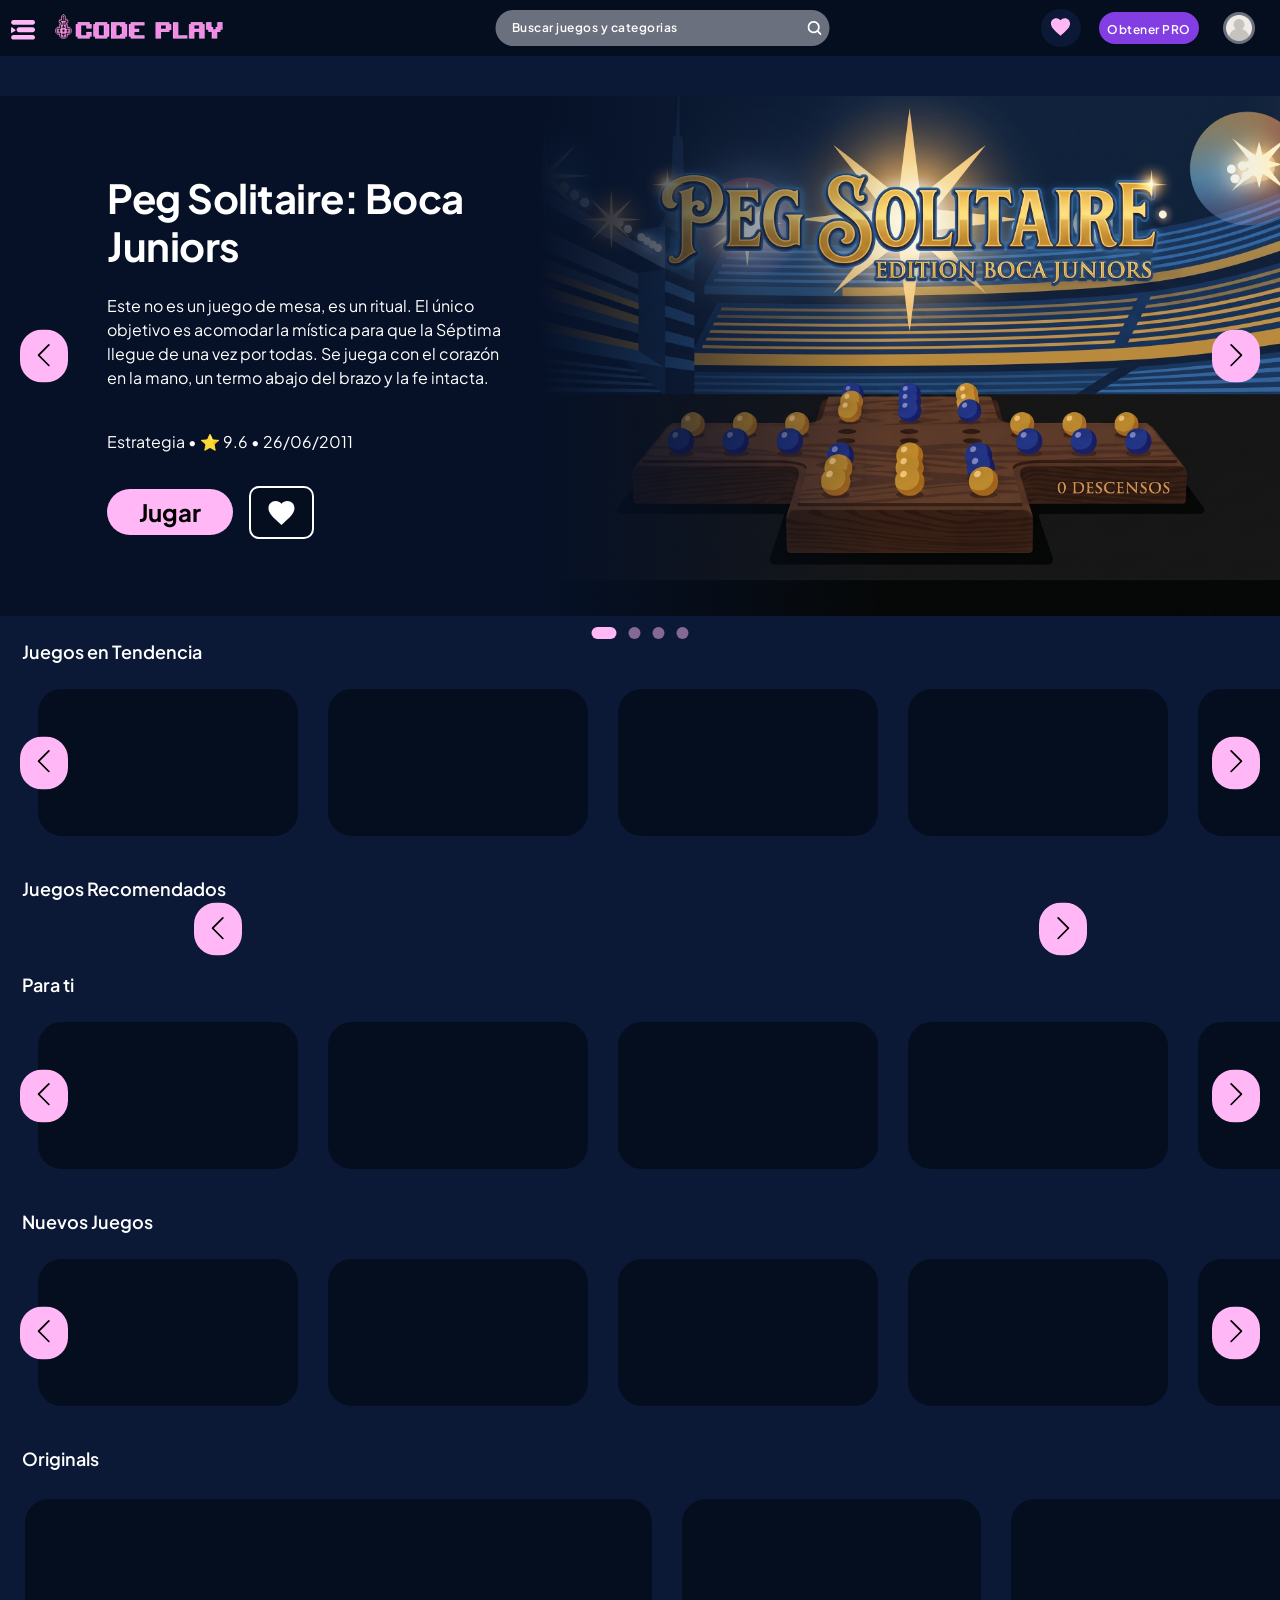
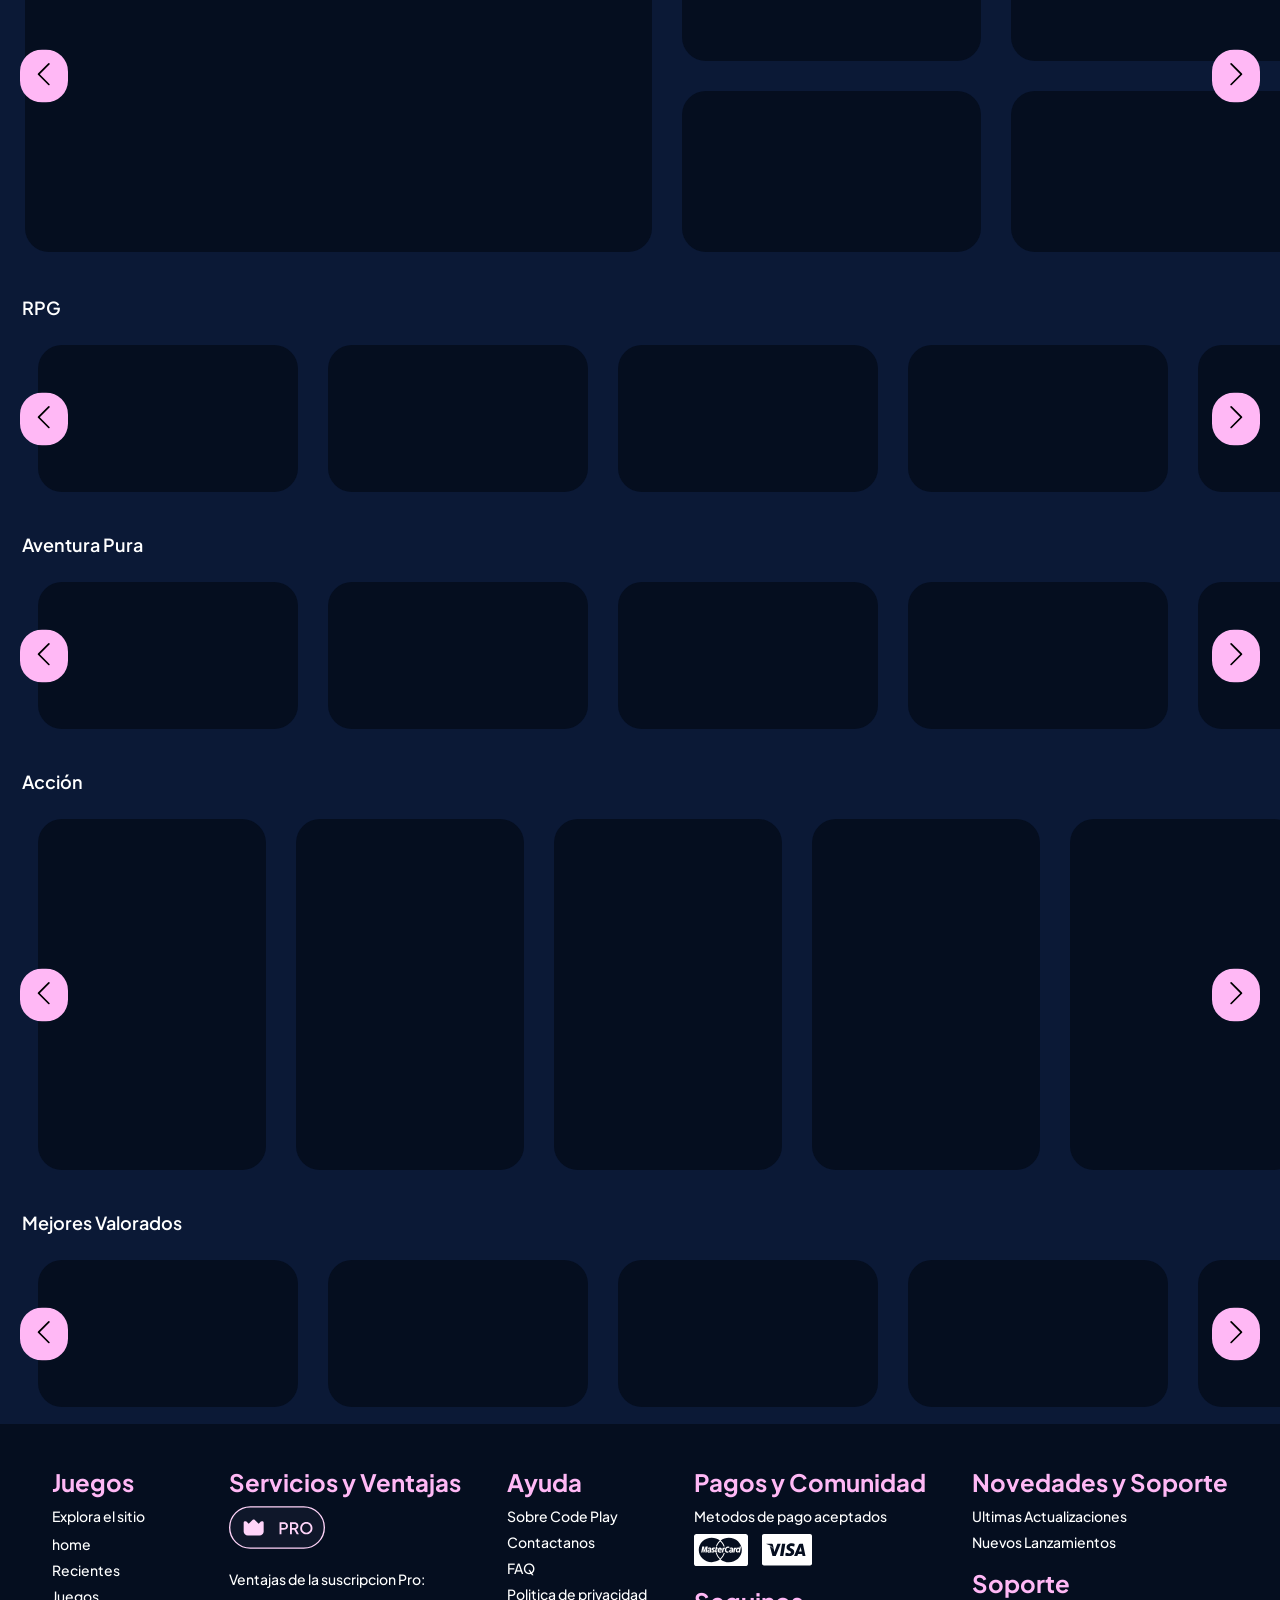
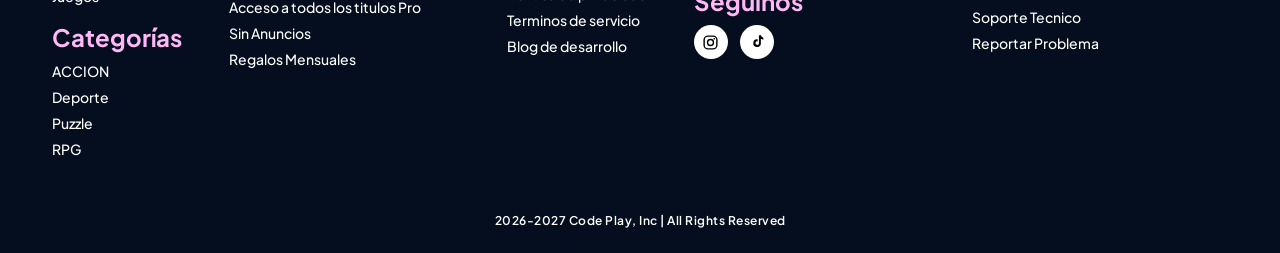
<file: 2 entrega/home.html>
<!DOCTYPE html>
<html lang="en">

<head>
    <meta charset="UTF-8">
    <meta name="viewport" content="width=device-width, initial-scale=1.0">
    <title>Code Play</title>

    <link rel="preconnect" href="https://fonts.googleapis.com">
    <link rel="preconnect" href="https://fonts.gstatic.com" crossorigin>
    <link href="https://fonts.googleapis.com/css2?family=Plus+Jakarta+Sans:wght@400;500;600;700&display=swap"
        rel="stylesheet">

    <!-- CSS Modular -->
    <link rel="stylesheet" href="css/global.css">
    <link rel="stylesheet" href="css/template.css">
    <link rel="stylesheet" href="css/home.css">

    <!-- Favicon -->
    <link rel="icon" type="image/svg+xml" href="img/logo.svg">
</head>

<body>
    <header>
        <div class="header-izq">
            <!-- menu hamburguesa -->
            <button aria-label="Abrir menú" class="btn-hamburguesa">
                <span class="btn-hamburguesa__icono">
                    <svg viewBox="0 0 40 32" xmlns="http://www.w3.org/2000/svg">
                        <path
                            d="M39.2071 3.80957C39.2071 1.7056 37.5015 0 35.3975 0H4.01668C1.91272 0 0.207114 1.7056 0.207114 3.80957C0.207114 5.91354 1.91272 7.61914 4.01669 7.61914H35.3975C37.5015 7.61914 39.2071 5.91354 39.2071 3.80957ZM8.28128e-05 20.1572C-0.00986352 20.9576 0.87822 21.445 1.54793 21.0068L7.08114 17.3828C7.67471 16.9938 7.68543 16.1272 7.10165 15.7236L1.66024 11.9639C1.0016 11.5089 0.101827 11.9739 0.0918797 12.7744L8.28128e-05 20.1572ZM39.2071 16C39.2071 13.7909 37.4163 12 35.2071 12H13.2071C10.998 12 9.20711 13.7909 9.20711 16C9.20711 18.2091 10.998 20 13.2071 20H35.2071C37.4163 20 39.2071 18.2091 39.2071 16ZM39.2071 28.1904C39.2071 26.0865 37.5015 24.3809 35.3975 24.3809H4.01668C1.91272 24.3809 0.207114 26.0865 0.207114 28.1904C0.207114 30.2944 1.91272 32 4.01669 32H35.3975C37.5015 32 39.2071 30.2944 39.2071 28.1904Z" />
                    </svg>
                </span>
            </button>
            <!-- logo -->
            <a href="home.html" class="logo">
                <img src="img/logo.svg" alt="Icono de Code Play" class="logo-icono">
                <img src="img/logoTexto.svg" alt="Texto de Code Play" class="logo-texto">
            </a>
            <!-- Buscador -->
        </div>
        <form class="buscador" action="#">

            <input type="search" class="label" placeholder="Buscar juegos y categorias" aria-label="Buscar">
            <svg class="icono-lupa" viewBox="0 0 14 14" xmlns="http://www.w3.org/2000/svg" aria-hidden="true">
                <path
                    d="M13.7433 12.5097L11.0337 9.7989C13.0612 7.08945 12.5083 3.24936 9.7989 1.22186C7.08945 -0.805644 3.24936 -0.25281 1.22186 2.45664C-0.805644 5.16609 -0.25281 9.00617 2.45664 11.0337C4.6331 12.6623 7.62241 12.6623 9.7989 11.0337L12.5097 13.7445C12.8504 14.0852 13.4027 14.0852 13.7433 13.7445C14.084 13.4038 14.084 12.8515 13.7433 12.5109L13.7433 12.5097ZM6.15036 10.5105C3.74233 10.5105 1.79025 8.55839 1.79025 6.15036C1.79025 3.74233 3.74233 1.79025 6.15036 1.79025C8.55839 1.79025 10.5105 3.74233 10.5105 6.15036C10.5079 8.5573 8.55733 10.5079 6.15036 10.5105Z" />
            </svg>
        </form>

        <div class="header-der">
            <!-- Botón Favoritos -->
            <button aria-label="Favoritos" class="btn-favoritos">
                <svg class="icono-corazon" viewBox="0 0 43 43" xmlns="http://www.w3.org/2000/svg" aria-hidden="true">
                    <path
                        d="M21.4999 36.9083L18.902 34.5433C9.67492 26.1763 3.58325 20.64 3.58325 13.8854C3.58325 8.34917 7.91909 4.03125 13.4374 4.03125C16.5549 4.03125 19.547 5.4825 21.4999 7.75792C23.4528 5.4825 26.4449 4.03125 29.5624 4.03125C35.0808 4.03125 39.4166 8.34917 39.4166 13.8854C39.4166 20.64 33.3249 26.1763 24.0978 34.5433L21.4999 36.9083Z" />
                </svg>
            </button>

            <!-- Botón PRO -->
            <button class="btn-acento label">Obtener PRO</button>

            <!-- Contenedor del Perfil -->
            <div class="header-cuenta">
                <!-- Botón Perfil -->
                <button aria-label="Perfil" class="btn-perfil"></button>

                <!-- Panel desplegable -->
                <div class="cuenta-panel" id="cuenta-panel">
                    <button type="button" class="btn-primario cuenta-perfil label">
                        <span class="cuenta-perfil__icono"></span>
                        Ver Perfil
                    </button>
                    <ul class="cuenta-menu">
                        <li><a class="cuenta-menu__link body-small" href="#"><span
                                    class="cuenta-menu__icono cuenta-menu__icono--corona"></span>Mejorar Plan Pro</a>
                        </li>
                        <li><a class="cuenta-menu__link body-small" href="#"><span
                                    class="cuenta-menu__icono cuenta-menu__icono--config"></span>Configuracion de
                                cuenta</a></li>
                        <li><a class="cuenta-menu__link body-small" href="#"><span
                                    class="cuenta-menu__icono cuenta-menu__icono--escudo"></span>Preferencias de
                                privacidad</a></li>
                        <li class="cuenta-menu__item-movil"><a class="cuenta-menu__link body-small" href="#"><span
                                    class="cuenta-menu__icono cuenta-menu__icono--fav-perfil"></span>Favoritos</a></li>
                        <li class="cuenta-menu__salir"><a class="cuenta-menu__link body-small" href="#"><span
                                    class="cuenta-menu__icono cuenta-menu__icono--salir"></span>Cerrar Sesion</a></li>
                    </ul>
                </div>
            </div>
        </div>

    </header>

    <!-- MENU HAMBURGUESA -->
    <div class="menu-overlay"></div>
    <nav class="menu-nav" aria-label="Menú principal">
        <form class="buscador-movil" action="#">
            <svg class="icono-lupa" viewBox="0 0 14 14" xmlns="http://www.w3.org/2000/svg" aria-hidden="true">
                <path
                    d="M13.7433 12.5097L11.0337 9.7989C13.0612 7.08945 12.5083 3.24936 9.7989 1.22186C7.08945 -0.805644 3.24936 -0.25281 1.22186 2.45664C-0.805644 5.16609 -0.25281 9.00617 2.45664 11.0337C4.6331 12.6623 7.62241 12.6623 9.7989 11.0337L12.5097 13.7445C12.8504 14.0852 13.4027 14.0852 13.7433 13.7445C14.084 13.4038 14.084 12.8515 13.7433 12.5109L13.7433 12.5097ZM6.15036 10.5105C3.74233 10.5105 1.79025 8.55839 1.79025 6.15036C1.79025 3.74233 3.74233 1.79025 6.15036 1.79025C8.55839 1.79025 10.5105 3.74233 10.5105 6.15036C10.5079 8.5573 8.55733 10.5079 6.15036 10.5105Z" />
            </svg>
            <input type="search" class="body-small" placeholder="Buscar juegos y categorias" aria-label="Buscar">
        </form>
        <ul class="menu-nav__lista">
            <li style="--i:1"><a class="menu-nav__link body-small" href="home.html"><img class="menu-nav__icono"
                        src="assets/icons/home.svg" alt="">Home</a></li>
            <li class="menu-nav__item--solo-movil" style="--i:2"><a class="menu-nav__link body-small" href="#"><img
                        class="menu-nav__icono" src="assets/icons/favoritos-contorno.svg" alt="">Favoritos</a></li>
            <li style="--i:3"><a class="menu-nav__link body-small" href="#"><img class="menu-nav__icono"
                        src="assets/icons/recientes.svg" alt="">Recientes</a></li>
            <li style="--i:4"><a class="menu-nav__link body-small" href="#"><img class="menu-nav__icono"
                        src="assets/icons/juegos-gratis/predeterminado.svg" alt="">Juegos Gratis</a></li>
            <li style="--i:5"><a class="menu-nav__link body-small" href="#"><img class="menu-nav__icono"
                        src="assets/icons/juegos-gratis/juegos-pro.svg" alt="">Juegos Pro</a></li>
        </ul>
        <ul class="menu-nav__lista">
            <li style="--i:6"><a class="menu-nav__link body-small" href="#"><img class="menu-nav__icono" src="assets/icons/accion.svg"
                        alt="">Accion</a></li>
            <li style="--i:7"><a class="menu-nav__link body-small" href="#"><img class="menu-nav__icono"
                        src="assets/icons/deporte.svg" alt="">Deporte</a></li>
            <li style="--i:8"><a class="menu-nav__link body-small" href="#"><img class="menu-nav__icono" src="assets/icons/puzzle.svg"
                        alt="">Puzzle</a></li>
            <li style="--i:9"><a class="menu-nav__link body-small" href="#"><img class="menu-nav__icono" src="assets/icons/rpg.svg"
                        alt="">RPG</a></li>
            <li style="--i:10"><a class="menu-nav__link body-small" href="#"><img class="menu-nav__icono" src="assets/icons/aventura.svg" alt="">Aventura</a>
            </li>
            <li style="--i:11"><a class="menu-nav__link body-small" href="#"><img class="menu-nav__icono" src="assets/icons/carrera.svg" alt="">Carrera</a>
            </li>
            <li style="--i:12"><a class="menu-nav__link body-small" href="#"><img class="menu-nav__icono" src="assets/icons/terror.svg"
                        alt="">Terror</a></li>
            <li style="--i:13"><a class="menu-nav__link body-small" href="#"><img class="menu-nav__icono" src="assets/icons/estrategia.svg" alt="">Estrategia</a>
            </li>
            <li style="--i:14"><a class="menu-nav__link body-small" href="#"><img class="menu-nav__icono" src="assets/icons/simulacion.svg" alt="">Simulacion</a>
            </li>
            <li style="--i:15"><a class="menu-nav__link body-small" href="#"><img class="menu-nav__icono" src="assets/icons/arcade.svg" alt="">Arcade</a></li>
        </ul>
    </nav>

    <main>
        <section class="hero-banner">
            <!-- Controles Carrusel -->
            <button id="btn-prev" class="btn-carrusel btn-carrusel--izq" aria-label="Anterior">
                <svg viewBox="0 0 37 39" fill="none" xmlns="http://www.w3.org/2000/svg" aria-hidden="true">
                    <path fill-rule="evenodd" clip-rule="evenodd"
                        d="M25.7358 3.73092C25.8413 3.8362 25.925 3.96127 25.9822 4.09895C26.0393 4.23664 26.0687 4.38425 26.0687 4.53332C26.0687 4.6824 26.0393 4.83 25.9822 4.96769C25.925 5.10538 25.8413 5.23045 25.7358 5.33572L12.9359 18.1333L25.7358 30.9309C25.9486 31.1437 26.0681 31.4324 26.0681 31.7333C26.0681 32.0343 25.9486 32.3229 25.7358 32.5357C25.5229 32.7485 25.2343 32.8681 24.9334 32.8681C24.6324 32.8681 24.3438 32.7485 24.131 32.5357L10.531 18.9357C10.4254 18.8304 10.3417 18.7054 10.2845 18.5677C10.2274 18.43 10.198 18.2824 10.198 18.1333C10.198 17.9843 10.2274 17.8366 10.2845 17.699C10.3417 17.5613 10.4254 17.4362 10.531 17.3309L24.131 3.73092C24.2362 3.62538 24.3613 3.54164 24.499 3.48451C24.6367 3.42737 24.7843 3.39796 24.9334 3.39796C25.0824 3.39796 25.23 3.42737 25.3677 3.48451C25.5054 3.54164 25.6305 3.62538 25.7358 3.73092Z" />
                </svg>
            </button>
            <button id="btn-next" class="btn-carrusel btn-carrusel--der" aria-label="Siguiente">
                <svg viewBox="0 0 37 39" fill="none" xmlns="http://www.w3.org/2000/svg" aria-hidden="true">
                    <path fill-rule="evenodd" clip-rule="evenodd"
                        d="M25.7358 3.73092C25.8413 3.8362 25.925 3.96127 25.9822 4.09895C26.0393 4.23664 26.0687 4.38425 26.0687 4.53332C26.0687 4.6824 26.0393 4.83 25.9822 4.96769C25.925 5.10538 25.8413 5.23045 25.7358 5.33572L12.9359 18.1333L25.7358 30.9309C25.9486 31.1437 26.0681 31.4324 26.0681 31.7333C26.0681 32.0343 25.9486 32.3229 25.7358 32.5357C25.5229 32.7485 25.2343 32.8681 24.9334 32.8681C24.6324 32.8681 24.3438 32.7485 24.131 32.5357L10.531 18.9357C10.4254 18.8304 10.3417 18.7054 10.2845 18.5677C10.2274 18.43 10.198 18.2824 10.198 18.1333C10.198 17.9843 10.2274 17.8366 10.2845 17.699C10.3417 17.5613 10.4254 17.4362 10.531 17.3309L24.131 3.73092C24.2362 3.62538 24.3613 3.54164 24.499 3.48451C24.6367 3.42737 24.7843 3.39796 24.9334 3.39796C25.0824 3.39796 25.23 3.42737 25.3677 3.48451C25.5054 3.54164 25.6305 3.62538 25.7358 3.73092Z" />
                </svg>
            </button>

            <!-- VENTANA DEL CARRUSEL -->
            <div class="hero-viewport">
                <!-- VÍA DEL CARRUSEL (Contenedor de todos los slides) -->
                <div class="hero-track" id="hero-track">

                    <!-- VAGÓN 1 (Slide Harcodeado para carga rápida: Peg Solitaire) -->
                    <div class="hero-slide">
                        <!-- Contenido de texto a la izquierda -->
                        <div class="hero-contenido">
                            <h1>Peg Solitaire: Boca Juniors</h1>

                            <p class="hero-descripcion body-base">
                                Este no es un juego de mesa, es un ritual. El único objetivo es acomodar la mística para
                                que la
                                Séptima llegue de una vez por todas. Se juega con el corazón en la mano, un termo abajo
                                del brazo y
                                la fe intacta.
                            </p>

                            <div class="hero-tags body-base">
                                <span>Estrategia</span> &bull; <span>⭐ 9.6</span> &bull; <span>26/06/2011</span>
                            </div>

                            <div class="hero-botones">
                                <a href="game.html" class="btn-primario h3" style="text-decoration: none;">Jugar</a>
                                <button class="btn-fav-hero" aria-label="Favoritos">
                                    <svg viewBox="0 0 65 53" xmlns="http://www.w3.org/2000/svg" aria-hidden="true">
                                        <path
                                            d="M32.4652 39.9806L30.4253 38.1236C23.1802 31.5537 18.397 27.2067 18.397 21.9029C18.397 17.5559 21.8015 14.1654 26.1345 14.1654C28.5824 14.1654 30.9318 15.3049 32.4652 17.0916C33.9986 15.3049 36.348 14.1654 38.7959 14.1654C43.1289 14.1654 46.5335 17.5559 46.5335 21.9029C46.5335 27.2067 41.7502 31.5537 34.5051 38.1236L32.4652 39.9806Z" />
                                    </svg>
                                </button>
                            </div>
                        </div>

                        <!-- Imagen 16:9 alineada a la derecha -->
                        <div class="hero-imagen">
                            <img src="img/hero-boca.jpg" alt="Peg Solitaire Boca Juniors">
                        </div>
                    </div>

                    <!-- VAGÓN 2 (Slide Harcodeado: Blocka Boca Edition) -->
                    <div class="hero-slide">
                        <!-- Contenido de texto a la izquierda -->
                        <div class="hero-contenido">
                            <h1>Blocka: Boca Edition</h1>

                            <p class="hero-descripcion body-base">
                                Desafiá los filtros visuales, rotá cada pieza con precisión y reconstruí la gloria
                                xeneize antes de que el cronómetro llegue a cero. En La Boca no se regala nada: cada
                                segundo y cada giro cuentan.
                            </p>

                            <div class="hero-tags body-base">
                                <span>Puzzle</span> &bull; <span>⭐ 9.8</span> &bull; <span>2026</span>
                            </div>

                            <div class="hero-botones">
                                <a href="blocka.html" class="btn-primario h3" style="text-decoration: none;">Jugar</a>
                                <button class="btn-fav-hero" aria-label="Favoritos">
                                    <svg viewBox="0 0 65 53" xmlns="http://www.w3.org/2000/svg" aria-hidden="true">
                                        <path
                                            d="M32.4652 39.9806L30.4253 38.1236C23.1802 31.5537 18.397 27.2067 18.397 21.9029C18.397 17.5559 21.8015 14.1654 26.1345 14.1654C28.5824 14.1654 30.9318 15.3049 32.4652 17.0916C33.9986 15.3049 36.348 14.1654 38.7959 14.1654C43.1289 14.1654 46.5335 17.5559 46.5335 21.9029C46.5335 27.2067 41.7502 31.5537 34.5051 38.1236L32.4652 39.9806Z" />
                                    </svg>
                                </button>
                            </div>
                        </div>

                        <!-- Imagen 16:9 alineada a la derecha -->
                        <div class="hero-imagen">
                            <img src="img/blocka.jpg" alt="Blocka Boca Juniors">
                        </div>
                    </div>

                    <!-- VAGÓN 3 (Slide Harcodeado: Flappy Bird) -->
                    <div class="hero-slide">
                        <!-- Contenido de texto a la izquierda -->
                        <div class="hero-contenido">
                            <h1>Flappy Bird</h1>

                            <p class="hero-descripcion body-base">
                                Mantené el vuelo en medio del bosque, esquivá tuberías cada vez más estrechas y sumá
                                puntos antes de que el cronómetro llegue a cero. Un aleteo preciso hace toda la
                                diferencia.
                            </p>

                            <div class="hero-tags body-base">
                                <span>Arcade</span> &bull; <span>⭐ 9.2</span> &bull; <span>2026</span>
                            </div>

                            <div class="hero-botones">
                                <a href="flappybird.html" class="btn-primario h3" style="text-decoration: none;">Jugar</a>
                                <button class="btn-fav-hero" aria-label="Favoritos">
                                    <svg viewBox="0 0 65 53" xmlns="http://www.w3.org/2000/svg" aria-hidden="true">
                                        <path
                                            d="M32.4652 39.9806L30.4253 38.1236C23.1802 31.5537 18.397 27.2067 18.397 21.9029C18.397 17.5559 21.8015 14.1654 26.1345 14.1654C28.5824 14.1654 30.9318 15.3049 32.4652 17.0916C33.9986 15.3049 36.348 14.1654 38.7959 14.1654C43.1289 14.1654 46.5335 17.5559 46.5335 21.9029C46.5335 27.2067 41.7502 31.5537 34.5051 38.1236L32.4652 39.9806Z" />
                                    </svg>
                                </button>
                            </div>
                        </div>

                        <!-- Imagen 16:9 alineada a la derecha -->
                        <div class="hero-imagen">
                            <img src="img/flappyBird/flappybirdportad.jpg" alt="Flappy Bird">
                        </div>
                    </div>

                </div>
            </div>

            <!-- Indicadores de Carrusel (Puntitos) -->
            <div class="hero-indicadores">
                <span class="punto activo" aria-label="Slide 1"></span>
                <span class="punto" aria-label="Slide 2"></span>
                <span class="punto" aria-label="Slide 3"></span>
                <span class="punto" aria-label="Slide 4"></span>
            </div>
        </section>

        <!-- SECCIÓN: JUEGOS en tendencia (Carrusel Default) -->
        <section class="carrusel-seccion">
            <h2 class="h4 titulo-seccion">Juegos en Tendencia</h2>

            <div class="carrusel-contenedor">
                <!-- Controles Carrusel Chico -->
                <button id="btn-prev-chico" class="btn-carrusel btn-carrusel--izq" aria-label="Anterior">
                    <svg viewBox="0 0 37 39" fill="none" xmlns="http://www.w3.org/2000/svg" aria-hidden="true">
                        <path fill-rule="evenodd" clip-rule="evenodd"
                            d="M25.7358 3.73092C25.8413 3.8362 25.925 3.96127 25.9822 4.09895C26.0393 4.23664 26.0687 4.38425 26.0687 4.53332C26.0687 4.6824 26.0393 4.83 25.9822 4.96769C25.925 5.10538 25.8413 5.23045 25.7358 5.33572L12.9359 18.1333L25.7358 30.9309C25.9486 31.1437 26.0681 31.4324 26.0681 31.7333C26.0681 32.0343 25.9486 32.3229 25.7358 32.5357C25.5229 32.7485 25.2343 32.8681 24.9334 32.8681C24.6324 32.8681 24.3438 32.7485 24.131 32.5357L10.531 18.9357C10.4254 18.8304 10.3417 18.7054 10.2845 18.5677C10.2274 18.43 10.198 18.2824 10.198 18.1333C10.198 17.9843 10.2274 17.8366 10.2845 17.699C10.3417 17.5613 10.4254 17.4362 10.531 17.3309L24.131 3.73092C24.2362 3.62538 24.3613 3.54164 24.499 3.48451C24.6367 3.42737 24.7843 3.39796 24.9334 3.39796C25.0824 3.39796 25.23 3.42737 25.3677 3.48451C25.5054 3.54164 25.6305 3.62538 25.7358 3.73092Z" />
                    </svg>
                </button>
                <button id="btn-next-chico" class="btn-carrusel btn-carrusel--der" aria-label="Siguiente">
                    <svg viewBox="0 0 37 39" fill="none" xmlns="http://www.w3.org/2000/svg" aria-hidden="true">
                        <path fill-rule="evenodd" clip-rule="evenodd"
                            d="M25.7358 3.73092C25.8413 3.8362 25.925 3.96127 25.9822 4.09895C26.0393 4.23664 26.0687 4.38425 26.0687 4.53332C26.0687 4.6824 26.0393 4.83 25.9822 4.96769C25.925 5.10538 25.8413 5.23045 25.7358 5.33572L12.9359 18.1333L25.7358 30.9309C25.9486 31.1437 26.0681 31.4324 26.0681 31.7333C26.0681 32.0343 25.9486 32.3229 25.7358 32.5357C25.5229 32.7485 25.2343 32.8681 24.9334 32.8681C24.6324 32.8681 24.3438 32.7485 24.131 32.5357L10.531 18.9357C10.4254 18.8304 10.3417 18.7054 10.2845 18.5677C10.2274 18.43 10.198 18.2824 10.198 18.1333C10.198 17.9843 10.2274 17.8366 10.2845 17.699C10.3417 17.5613 10.4254 17.4362 10.531 17.3309L24.131 3.73092C24.2362 3.62538 24.3613 3.54164 24.499 3.48451C24.6367 3.42737 24.7843 3.39796 24.9334 3.39796C25.0824 3.39796 25.23 3.42737 25.3677 3.48451C25.5054 3.54164 25.6305 3.62538 25.7358 3.73092Z" />
                    </svg>
                </button>

                <div class="carrusel-viewport">
                    <div class="carrusel-track-chico" id="carrusel-destacados">
                        <!-- (Cards vacías mientras carga la API para dar sensacion de que algo va a cargar ahi) -->
                        <article class="card-juego"></article>
                        <article class="card-juego"></article>
                        <article class="card-juego"></article>
                        <article class="card-juego"></article>
                        <article class="card-juego"></article>
                    </div>
                </div>
        </section>

        <!-- SECCIÓN: CARRUSEL CENTRADO ( -->
        <section class="carrusel-seccion">
            <h2 class="h4 titulo-seccion">Juegos Recomendados</h2>

            <div class="carrusel-destacado-contenedor">
                <!-- Flechas con clases adicionales para posicionamiento inteligente -->
                <button id="btn-prev-grande" class="btn-carrusel btn-carrusel--izq btn-carrusel-flotante"
                    aria-label="Anterior">
                    <svg viewBox="0 0 37 39" fill="none" xmlns="http://www.w3.org/2000/svg" aria-hidden="true">
                        <path fill-rule="evenodd" clip-rule="evenodd"
                            d="M25.7358 3.73092C25.8413 3.8362 25.925 3.96127 25.9822 4.09895C26.0393 4.23664 26.0687 4.38425 26.0687 4.53332C26.0687 4.6824 26.0393 4.83 25.9822 4.96769C25.925 5.10538 25.8413 5.23045 25.7358 5.33572L12.9359 18.1333L25.7358 30.9309C25.9486 31.1437 26.0681 31.4324 26.0681 31.7333C26.0681 32.0343 25.9486 32.3229 25.7358 32.5357C25.5229 32.7485 25.2343 32.8681 24.9334 32.8681C24.6324 32.8681 24.3438 32.7485 24.131 32.5357L10.531 18.9357C10.4254 18.8304 10.3417 18.7054 10.2845 18.5677C10.2274 18.43 10.198 18.2824 10.198 18.1333C10.198 17.9843 10.2274 17.8366 10.2845 17.699C10.3417 17.5613 10.4254 17.4362 10.531 17.3309L24.131 3.73092C24.2362 3.62538 24.3613 3.54164 24.499 3.48451C24.6367 3.42737 24.7843 3.39796 24.9334 3.39796C25.0824 3.39796 25.23 3.42737 25.3677 3.48451C25.5054 3.54164 25.6305 3.62538 25.7358 3.73092Z" />
                    </svg>
                </button>
                <button id="btn-next-grande" class="btn-carrusel btn-carrusel--der btn-carrusel-flotante"
                    aria-label="Siguiente">
                    <svg viewBox="0 0 37 39" fill="none" xmlns="http://www.w3.org/2000/svg" aria-hidden="true">
                        <path fill-rule="evenodd" clip-rule="evenodd"
                            d="M25.7358 3.73092C25.8413 3.8362 25.925 3.96127 25.9822 4.09895C26.0393 4.23664 26.0687 4.38425 26.0687 4.53332C26.0687 4.6824 26.0393 4.83 25.9822 4.96769C25.925 5.10538 25.8413 5.23045 25.7358 5.33572L12.9359 18.1333L25.7358 30.9309C25.9486 31.1437 26.0681 31.4324 26.0681 31.7333C26.0681 32.0343 25.9486 32.3229 25.7358 32.5357C25.5229 32.7485 25.2343 32.8681 24.9334 32.8681C24.6324 32.8681 24.3438 32.7485 24.131 32.5357L10.531 18.9357C10.4254 18.8304 10.3417 18.7054 10.2845 18.5677C10.2274 18.43 10.198 18.2824 10.198 18.1333C10.198 17.9843 10.2274 17.8366 10.2845 17.699C10.3417 17.5613 10.4254 17.4362 10.531 17.3309L24.131 3.73092C24.2362 3.62538 24.3613 3.54164 24.499 3.48451C24.6367 3.42737 24.7843 3.39796 24.9334 3.39796C25.0824 3.39796 25.23 3.42737 25.3677 3.48451C25.5054 3.54164 25.6305 3.62538 25.7358 3.73092Z" />
                    </svg>
                </button>

                <div class="carrusel-viewport">
                    <div class="carrusel-track-grande" id="carrusel-grande">

                    </div>
                </div>
            </div>
        </section>
        <!-- SECCIÓN: para ti (Carrusel Chico 2) -->
        <section class="carrusel-seccion">
            <h2 class="h4 titulo-seccion">Para ti</h2>

            <div class="carrusel-contenedor">
                <button id="btn-prev-populares" class="btn-carrusel btn-carrusel--izq" aria-label="Anterior">
                    <svg viewBox="0 0 37 39" fill="none" xmlns="http://www.w3.org/2000/svg" aria-hidden="true">
                        <path fill-rule="evenodd" clip-rule="evenodd"
                            d="M25.7358 3.73092C25.8413 3.8362 25.925 3.96127 25.9822 4.09895C26.0393 4.23664 26.0687 4.38425 26.0687 4.53332C26.0687 4.6824 26.0393 4.83 25.9822 4.96769C25.925 5.10538 25.8413 5.23045 25.7358 5.33572L12.9359 18.1333L25.7358 30.9309C25.9486 31.1437 26.0681 31.4324 26.0681 31.7333C26.0681 32.0343 25.9486 32.3229 25.7358 32.5357C25.5229 32.7485 25.2343 32.8681 24.9334 32.8681C24.6324 32.8681 24.3438 32.7485 24.131 32.5357L10.531 18.9357C10.4254 18.8304 10.3417 18.7054 10.2845 18.5677C10.2274 18.43 10.198 18.2824 10.198 18.1333C10.198 17.9843 10.2274 17.8366 10.2845 17.699C10.3417 17.5613 10.4254 17.4362 10.531 17.3309L24.131 3.73092C24.2362 3.62538 24.3613 3.54164 24.499 3.48451C24.6367 3.42737 24.7843 3.39796 24.9334 3.39796C25.0824 3.39796 25.23 3.42737 25.3677 3.48451C25.5054 3.54164 25.6305 3.62538 25.7358 3.73092Z" />
                    </svg>
                </button>
                <button id="btn-next-populares" class="btn-carrusel btn-carrusel--der" aria-label="Siguiente">
                    <svg viewBox="0 0 37 39" fill="none" xmlns="http://www.w3.org/2000/svg" aria-hidden="true">
                        <path fill-rule="evenodd" clip-rule="evenodd"
                            d="M25.7358 3.73092C25.8413 3.8362 25.925 3.96127 25.9822 4.09895C26.0393 4.23664 26.0687 4.38425 26.0687 4.53332C26.0687 4.6824 26.0393 4.83 25.9822 4.96769C25.925 5.10538 25.8413 5.23045 25.7358 5.33572L12.9359 18.1333L25.7358 30.9309C25.9486 31.1437 26.0681 31.4324 26.0681 31.7333C26.0681 32.0343 25.9486 32.3229 25.7358 32.5357C25.5229 32.7485 25.2343 32.8681 24.9334 32.8681C24.6324 32.8681 24.3438 32.7485 24.131 32.5357L10.531 18.9357C10.4254 18.8304 10.3417 18.7054 10.2845 18.5677C10.2274 18.43 10.198 18.2824 10.198 18.1333C10.198 17.9843 10.2274 17.8366 10.2845 17.699C10.3417 17.5613 10.4254 17.4362 10.531 17.3309L24.131 3.73092C24.2362 3.62538 24.3613 3.54164 24.499 3.48451C24.6367 3.42737 24.7843 3.39796 24.9334 3.39796C25.0824 3.39796 25.23 3.42737 25.3677 3.48451C25.5054 3.54164 25.6305 3.62538 25.7358 3.73092Z" />
                    </svg>
                </button>

                <div class="carrusel-viewport">
                    <div class="carrusel-track-chico" id="carrusel-populares">
                        <article class="card-juego"></article>
                        <article class="card-juego"></article>
                        <article class="card-juego"></article>
                        <article class="card-juego"></article>
                        <article class="card-juego"></article>
                    </div>
                </div>
            </div>
        </section>

        <!-- SECCIÓN: nuevos juegos (Carrusel Chico 3) -->

        <section class="carrusel-seccion">
            <h2 class="h4 titulo-seccion">Nuevos Juegos</h2>

            <div class="carrusel-contenedor">
                <button id="btn-prev-nuevos" class="btn-carrusel btn-carrusel--izq" aria-label="Anterior">
                    <svg viewBox="0 0 37 39" fill="none" xmlns="http://www.w3.org/2000/svg" aria-hidden="true">
                        <path fill-rule="evenodd" clip-rule="evenodd"
                            d="M25.7358 3.73092C25.8413 3.8362 25.925 3.96127 25.9822 4.09895C26.0393 4.23664 26.0687 4.38425 26.0687 4.53332C26.0687 4.6824 26.0393 4.83 25.9822 4.96769C25.925 5.10538 25.8413 5.23045 25.7358 5.33572L12.9359 18.1333L25.7358 30.9309C25.9486 31.1437 26.0681 31.4324 26.0681 31.7333C26.0681 32.0343 25.9486 32.3229 25.7358 32.5357C25.5229 32.7485 25.2343 32.8681 24.9334 32.8681C24.6324 32.8681 24.3438 32.7485 24.131 32.5357L10.531 18.9357C10.4254 18.8304 10.3417 18.7054 10.2845 18.5677C10.2274 18.43 10.198 18.2824 10.198 18.1333C10.198 17.9843 10.2274 17.8366 10.2845 17.699C10.3417 17.5613 10.4254 17.4362 10.531 17.3309L24.131 3.73092C24.2362 3.62538 24.3613 3.54164 24.499 3.48451C24.6367 3.42737 24.7843 3.39796 24.9334 3.39796C25.0824 3.39796 25.23 3.42737 25.3677 3.48451C25.5054 3.54164 25.6305 3.62538 25.7358 3.73092Z" />
                    </svg>
                </button>
                <button id="btn-next-nuevos" class="btn-carrusel btn-carrusel--der" aria-label="Siguiente">
                    <svg viewBox="0 0 37 39" fill="none" xmlns="http://www.w3.org/2000/svg" aria-hidden="true">
                        <path fill-rule="evenodd" clip-rule="evenodd"
                            d="M25.7358 3.73092C25.8413 3.8362 25.925 3.96127 25.9822 4.09895C26.0393 4.23664 26.0687 4.38425 26.0687 4.53332C26.0687 4.6824 26.0393 4.83 25.9822 4.96769C25.925 5.10538 25.8413 5.23045 25.7358 5.33572L12.9359 18.1333L25.7358 30.9309C25.9486 31.1437 26.0681 31.4324 26.0681 31.7333C26.0681 32.0343 25.9486 32.3229 25.7358 32.5357C25.5229 32.7485 25.2343 32.8681 24.9334 32.8681C24.6324 32.8681 24.3438 32.7485 24.131 32.5357L10.531 18.9357C10.4254 18.8304 10.3417 18.7054 10.2845 18.5677C10.2274 18.43 10.198 18.2824 10.198 18.1333C10.198 17.9843 10.2274 17.8366 10.2845 17.699C10.3417 17.5613 10.4254 17.4362 10.531 17.3309L24.131 3.73092C24.2362 3.62538 24.3613 3.54164 24.499 3.48451C24.6367 3.42737 24.7843 3.39796 24.9334 3.39796C25.0824 3.39796 25.23 3.42737 25.3677 3.48451C25.5054 3.54164 25.6305 3.62538 25.7358 3.73092Z" />
                    </svg>
                </button>

                <div class="carrusel-viewport">
                    <div class="carrusel-track-chico" id="carrusel-nuevos">
                        <article class="card-juego"></article>
                        <article class="card-juego"></article>
                        <article class="card-juego"></article>
                        <article class="card-juego"></article>
                        <article class="card-juego"></article>
                    </div>
                </div>
            </div>
        </section>

        <!-- CARRUSEL MIXTO (VAGONES) -->
        <section class="carrusel-seccion">
            <h2 class="h4 titulo-seccion">Originals</h2>
            <div class="carrusel-contenedor">
                <button id="btn-prev-mixto" class="btn-carrusel btn-carrusel--izq" aria-label="Anterior">
                    <svg viewBox="0 0 37 39" fill="none" xmlns="http://www.w3.org/2000/svg" aria-hidden="true">
                        <path fill-rule="evenodd" clip-rule="evenodd"
                            d="M25.7358 3.73092C25.8413 3.8362 25.925 3.96127 25.9822 4.09895C26.0393 4.23664 26.0687 4.38425 26.0687 4.53332C26.0687 4.6824 26.0393 4.83 25.9822 4.96769C25.925 5.10538 25.8413 5.23045 25.7358 5.33572L12.9359 18.1333L25.7358 30.9309C25.9486 31.1437 26.0681 31.4324 26.0681 31.7333C26.0681 32.0343 25.9486 32.3229 25.7358 32.5357C25.5229 32.7485 25.2343 32.8681 24.9334 32.8681C24.6324 32.8681 24.3438 32.7485 24.131 32.5357L10.531 18.9357C10.4254 18.8304 10.3417 18.7054 10.2845 18.5677C10.2274 18.43 10.198 18.2824 10.198 18.1333C10.198 17.9843 10.2274 17.8366 10.2845 17.699C10.3417 17.5613 10.4254 17.4362 10.531 17.3309L24.131 3.73092C24.2362 3.62538 24.3613 3.54164 24.499 3.48451C24.6367 3.42737 24.7843 3.39796 24.9334 3.39796C25.0824 3.39796 25.23 3.42737 25.3677 3.48451C25.5054 3.54164 25.6305 3.62538 25.7358 3.73092Z" />
                    </svg>
                </button>
                <button id="btn-next-mixto" class="btn-carrusel btn-carrusel--der" aria-label="Siguiente">
                    <svg viewBox="0 0 37 39" fill="none" xmlns="http://www.w3.org/2000/svg" aria-hidden="true">
                        <path fill-rule="evenodd" clip-rule="evenodd"
                            d="M25.7358 3.73092C25.8413 3.8362 25.925 3.96127 25.9822 4.09895C26.0393 4.23664 26.0687 4.38425 26.0687 4.53332C26.0687 4.6824 26.0393 4.83 25.9822 4.96769C25.925 5.10538 25.8413 5.23045 25.7358 5.33572L12.9359 18.1333L25.7358 30.9309C25.9486 31.1437 26.0681 31.4324 26.0681 31.7333C26.0681 32.0343 25.9486 32.3229 25.7358 32.5357C25.5229 32.7485 25.2343 32.8681 24.9334 32.8681C24.6324 32.8681 24.3438 32.7485 24.131 32.5357L10.531 18.9357C10.4254 18.8304 10.3417 18.7054 10.2845 18.5677C10.2274 18.43 10.198 18.2824 10.198 18.1333C10.198 17.9843 10.2274 17.8366 10.2845 17.699C10.3417 17.5613 10.4254 17.4362 10.531 17.3309L24.131 3.73092C24.2362 3.62538 24.3613 3.54164 24.499 3.48451C24.6367 3.42737 24.7843 3.39796 24.9334 3.39796C25.0824 3.39796 25.23 3.42737 25.3677 3.48451C25.5054 3.54164 25.6305 3.62538 25.7358 3.73092Z" />
                    </svg>
                </button>

                <div class="carrusel-viewport">
                    <div class="carrusel-track-mixto" id="carrusel-mixto">

                        <!-- VAGÓN 1: CARD GRANDE -->
                        <div class="carrusel-slide">
                            <article class="card-grande activo"></article>
                        </div>

                        <!-- VAGÓN 2: 4 CARDS CHICAS -->
                        <div class="carrusel-slide slide-2x2">
                            <article class="card-juego"></article>
                            <article class="card-juego"></article>
                            <article class="card-juego"></article>
                            <article class="card-juego"></article>
                        </div>

                        <!-- VAGÓN 3: CARD GRANDE -->
                        <div class="carrusel-slide">
                            <article class="card-grande activo"></article>
                        </div>

                        <!-- VAGÓN 4: 4 CARDS CHICAS -->
                        <div class="carrusel-slide slide-2x2">
                            <article class="card-juego"></article>
                            <article class="card-juego"></article>
                            <article class="card-juego"></article>
                            <article class="card-juego"></article>
                        </div>



                    </div>
                </div>
            </div>
        </section>

        <!-- SECCIÓN NUEVA: RPG (Filtrado) -->
        <section class="carrusel-seccion">
            <h2 class="h4 titulo-seccion">RPG</h2>
            <div class="carrusel-contenedor">
                <button id="btn-prev-rpg" class="btn-carrusel btn-carrusel--izq" aria-label="Anterior">
                    <svg viewBox="0 0 37 39" fill="none" xmlns="http://www.w3.org/2000/svg" aria-hidden="true">
                        <path fill-rule="evenodd" clip-rule="evenodd"
                            d="M25.7358 3.73092C25.8413 3.8362 25.925 3.96127 25.9822 4.09895C26.0393 4.23664 26.0687 4.38425 26.0687 4.53332C26.0687 4.6824 26.0393 4.83 25.9822 4.96769C25.925 5.10538 25.8413 5.23045 25.7358 5.33572L12.9359 18.1333L25.7358 30.9309C25.9486 31.1437 26.0681 31.4324 26.0681 31.7333C26.0681 32.0343 25.9486 32.3229 25.7358 32.5357C25.5229 32.7485 25.2343 32.8681 24.9334 32.8681C24.6324 32.8681 24.3438 32.7485 24.131 32.5357L10.531 18.9357C10.4254 18.8304 10.3417 18.7054 10.2845 18.5677C10.2274 18.43 10.198 18.2824 10.198 18.1333C10.198 17.9843 10.2274 17.8366 10.2845 17.699C10.3417 17.5613 10.4254 17.4362 10.531 17.3309L24.131 3.73092C24.2362 3.62538 24.3613 3.54164 24.499 3.48451C24.6367 3.42737 24.7843 3.39796 24.9334 3.39796C25.0824 3.39796 25.23 3.42737 25.3677 3.48451C25.5054 3.54164 25.6305 3.62538 25.7358 3.73092Z" />
                    </svg>
                </button>
                <button id="btn-next-rpg" class="btn-carrusel btn-carrusel--der" aria-label="Siguiente">
                    <svg viewBox="0 0 37 39" fill="none" xmlns="http://www.w3.org/2000/svg" aria-hidden="true">
                        <path fill-rule="evenodd" clip-rule="evenodd"
                            d="M25.7358 3.73092C25.8413 3.8362 25.925 3.96127 25.9822 4.09895C26.0393 4.23664 26.0687 4.38425 26.0687 4.53332C26.0687 4.6824 26.0393 4.83 25.9822 4.96769C25.925 5.10538 25.8413 5.23045 25.7358 5.33572L12.9359 18.1333L25.7358 30.9309C25.9486 31.1437 26.0681 31.4324 26.0681 31.7333C26.0681 32.0343 25.9486 32.3229 25.7358 32.5357C25.5229 32.7485 25.2343 32.8681 24.9334 32.8681C24.6324 32.8681 24.3438 32.7485 24.131 32.5357L10.531 18.9357C10.4254 18.8304 10.3417 18.7054 10.2845 18.5677C10.2274 18.43 10.198 18.2824 10.198 18.1333C10.198 17.9843 10.2274 17.8366 10.2845 17.699C10.3417 17.5613 10.4254 17.4362 10.531 17.3309L24.131 3.73092C24.2362 3.62538 24.3613 3.54164 24.499 3.48451C24.6367 3.42737 24.7843 3.39796 24.9334 3.39796C25.0824 3.39796 25.23 3.42737 25.3677 3.48451C25.5054 3.54164 25.6305 3.62538 25.7358 3.73092Z" />
                    </svg>
                </button>

                <div class="carrusel-viewport">
                    <div class="carrusel-track-chico" id="carrusel-rpg">
                        <article class="card-juego"></article>
                        <article class="card-juego"></article>
                        <article class="card-juego"></article>
                        <article class="card-juego"></article>
                        <article class="card-juego"></article>
                    </div>
                </div>
            </div>
        </section>

        <!-- SECCIÓN NUEVA: AVENTURA PURA (Filtrado) -->
        <section class="carrusel-seccion">
            <h2 class="h4 titulo-seccion">Aventura Pura</h2>
            <div class="carrusel-contenedor">
                <button id="btn-prev-aventura" class="btn-carrusel btn-carrusel--izq" aria-label="Anterior">
                    <svg viewBox="0 0 37 39" fill="none" xmlns="http://www.w3.org/2000/svg" aria-hidden="true">
                        <path fill-rule="evenodd" clip-rule="evenodd"
                            d="M25.7358 3.73092C25.8413 3.8362 25.925 3.96127 25.9822 4.09895C26.0393 4.23664 26.0687 4.38425 26.0687 4.53332C26.0687 4.6824 26.0393 4.83 25.9822 4.96769C25.925 5.10538 25.8413 5.23045 25.7358 5.33572L12.9359 18.1333L25.7358 30.9309C25.9486 31.1437 26.0681 31.4324 26.0681 31.7333C26.0681 32.0343 25.9486 32.3229 25.7358 32.5357C25.5229 32.7485 25.2343 32.8681 24.9334 32.8681C24.6324 32.8681 24.3438 32.7485 24.131 32.5357L10.531 18.9357C10.4254 18.8304 10.3417 18.7054 10.2845 18.5677C10.2274 18.43 10.198 18.2824 10.198 18.1333C10.198 17.9843 10.2274 17.8366 10.2845 17.699C10.3417 17.5613 10.4254 17.4362 10.531 17.3309L24.131 3.73092C24.2362 3.62538 24.3613 3.54164 24.499 3.48451C24.6367 3.42737 24.7843 3.39796 24.9334 3.39796C25.0824 3.39796 25.23 3.42737 25.3677 3.48451C25.5054 3.54164 25.6305 3.62538 25.7358 3.73092Z" />
                    </svg>
                </button>
                <button id="btn-next-aventura" class="btn-carrusel btn-carrusel--der" aria-label="Siguiente">
                    <svg viewBox="0 0 37 39" fill="none" xmlns="http://www.w3.org/2000/svg" aria-hidden="true">
                        <path fill-rule="evenodd" clip-rule="evenodd"
                            d="M25.7358 3.73092C25.8413 3.8362 25.925 3.96127 25.9822 4.09895C26.0393 4.23664 26.0687 4.38425 26.0687 4.53332C26.0687 4.6824 26.0393 4.83 25.9822 4.96769C25.925 5.10538 25.8413 5.23045 25.7358 5.33572L12.9359 18.1333L25.7358 30.9309C25.9486 31.1437 26.0681 31.4324 26.0681 31.7333C26.0681 32.0343 25.9486 32.3229 25.7358 32.5357C25.5229 32.7485 25.2343 32.8681 24.9334 32.8681C24.6324 32.8681 24.3438 32.7485 24.131 32.5357L10.531 18.9357C10.4254 18.8304 10.3417 18.7054 10.2845 18.5677C10.2274 18.43 10.198 18.2824 10.198 18.1333C10.198 17.9843 10.2274 17.8366 10.2845 17.699C10.3417 17.5613 10.4254 17.4362 10.531 17.3309L24.131 3.73092C24.2362 3.62538 24.3613 3.54164 24.499 3.48451C24.6367 3.42737 24.7843 3.39796 24.9334 3.39796C25.0824 3.39796 25.23 3.42737 25.3677 3.48451C25.5054 3.54164 25.6305 3.62538 25.7358 3.73092Z" />
                    </svg>
                </button>

                <div class="carrusel-viewport">
                    <div class="carrusel-track-chico" id="carrusel-aventura">
                        <article class="card-juego"></article>
                        <article class="card-juego"></article>
                        <article class="card-juego"></article>
                        <article class="card-juego"></article>
                        <article class="card-juego"></article>
                    </div>
                </div>
            </div>
        </section>

        <!-- SECCIÓN NUEVA: ACCIÓN (Cards Verticales) -->
        <section class="carrusel-seccion">
            <h2 class="h4 titulo-seccion">Acción</h2>
            <div class="carrusel-contenedor">
                <button id="btn-prev-accion" class="btn-carrusel btn-carrusel--izq" aria-label="Anterior">
                    <svg viewBox="0 0 37 39" fill="none" xmlns="http://www.w3.org/2000/svg" aria-hidden="true">
                        <path fill-rule="evenodd" clip-rule="evenodd"
                            d="M25.7358 3.73092C25.8413 3.8362 25.925 3.96127 25.9822 4.09895C26.0393 4.23664 26.0687 4.38425 26.0687 4.53332C26.0687 4.6824 26.0393 4.83 25.9822 4.96769C25.925 5.10538 25.8413 5.23045 25.7358 5.33572L12.9359 18.1333L25.7358 30.9309C25.9486 31.1437 26.0681 31.4324 26.0681 31.7333C26.0681 32.0343 25.9486 32.3229 25.7358 32.5357C25.5229 32.7485 25.2343 32.8681 24.9334 32.8681C24.6324 32.8681 24.3438 32.7485 24.131 32.5357L10.531 18.9357C10.4254 18.8304 10.3417 18.7054 10.2845 18.5677C10.2274 18.43 10.198 18.2824 10.198 18.1333C10.198 17.9843 10.2274 17.8366 10.2845 17.699C10.3417 17.5613 10.4254 17.4362 10.531 17.3309L24.131 3.73092C24.2362 3.62538 24.3613 3.54164 24.499 3.48451C24.6367 3.42737 24.7843 3.39796 24.9334 3.39796C25.0824 3.39796 25.23 3.42737 25.3677 3.48451C25.5054 3.54164 25.6305 3.62538 25.7358 3.73092Z" />
                    </svg>
                </button>
                <button id="btn-next-accion" class="btn-carrusel btn-carrusel--der" aria-label="Siguiente">
                    <svg viewBox="0 0 37 39" fill="none" xmlns="http://www.w3.org/2000/svg" aria-hidden="true">
                        <path fill-rule="evenodd" clip-rule="evenodd"
                            d="M25.7358 3.73092C25.8413 3.8362 25.925 3.96127 25.9822 4.09895C26.0393 4.23664 26.0687 4.38425 26.0687 4.53332C26.0687 4.6824 26.0393 4.83 25.9822 4.96769C25.925 5.10538 25.8413 5.23045 25.7358 5.33572L12.9359 18.1333L25.7358 30.9309C25.9486 31.1437 26.0681 31.4324 26.0681 31.7333C26.0681 32.0343 25.9486 32.3229 25.7358 32.5357C25.5229 32.7485 25.2343 32.8681 24.9334 32.8681C24.6324 32.8681 24.3438 32.7485 24.131 32.5357L10.531 18.9357C10.4254 18.8304 10.3417 18.7054 10.2845 18.5677C10.2274 18.43 10.198 18.2824 10.198 18.1333C10.198 17.9843 10.2274 17.8366 10.2845 17.699C10.3417 17.5613 10.4254 17.4362 10.531 17.3309L24.131 3.73092C24.2362 3.62538 24.3613 3.54164 24.499 3.48451C24.6367 3.42737 24.7843 3.39796 24.9334 3.39796C25.0824 3.39796 25.23 3.42737 25.3677 3.48451C25.5054 3.54164 25.6305 3.62538 25.7358 3.73092Z" />
                    </svg>
                </button>

                <div class="carrusel-viewport">
                    <div class="carrusel-track-chico" id="carrusel-accion">
                        <article class="card-vertical"></article>
                        <article class="card-vertical"></article>
                        <article class="card-vertical"></article>
                        <article class="card-vertical"></article>
                        <article class="card-vertical"></article>
                    </div>
                </div>
            </div>
        </section>

        <section class="carrusel-seccion">
            <h2 class="h4 titulo-seccion">Mejores Valorados</h2>
            <div class="carrusel-contenedor">
                <button id="btn-prev-valoracion" class="btn-carrusel btn-carrusel--izq" aria-label="Anterior">
                    <svg viewBox="0 0 37 39" fill="none" xmlns="http://www.w3.org/2000/svg" aria-hidden="true">
                        <path fill-rule="evenodd" clip-rule="evenodd"
                            d="M25.7358 3.73092C25.8413 3.8362 25.925 3.96127 25.9822 4.09895C26.0393 4.23664 26.0687 4.38425 26.0687 4.53332C26.0687 4.6824 26.0393 4.83 25.9822 4.96769C25.925 5.10538 25.8413 5.23045 25.7358 5.33572L12.9359 18.1333L25.7358 30.9309C25.9486 31.1437 26.0681 31.4324 26.0681 31.7333C26.0681 32.0343 25.9486 32.3229 25.7358 32.5357C25.5229 32.7485 25.2343 32.8681 24.9334 32.8681C24.6324 32.8681 24.3438 32.7485 24.131 32.5357L10.531 18.9357C10.4254 18.8304 10.3417 18.7054 10.2845 18.5677C10.2274 18.43 10.198 18.2824 10.198 18.1333C10.198 17.9843 10.2274 17.8366 10.2845 17.699C10.3417 17.5613 10.4254 17.4362 10.531 17.3309L24.131 3.73092C24.2362 3.62538 24.3613 3.54164 24.499 3.48451C24.6367 3.42737 24.7843 3.39796 24.9334 3.39796C25.0824 3.39796 25.23 3.42737 25.3677 3.48451C25.5054 3.54164 25.6305 3.62538 25.7358 3.73092Z" />
                    </svg>
                </button>
                <button id="btn-next-valoracion" class="btn-carrusel btn-carrusel--der" aria-label="Siguiente">
                    <svg viewBox="0 0 37 39" fill="none" xmlns="http://www.w3.org/2000/svg" aria-hidden="true">
                        <path fill-rule="evenodd" clip-rule="evenodd"
                            d="M25.7358 3.73092C25.8413 3.8362 25.925 3.96127 25.9822 4.09895C26.0393 4.23664 26.0687 4.38425 26.0687 4.53332C26.0687 4.6824 26.0393 4.83 25.9822 4.96769C25.925 5.10538 25.8413 5.23045 25.7358 5.33572L12.9359 18.1333L25.7358 30.9309C25.9486 31.1437 26.0681 31.4324 26.0681 31.7333C26.0681 32.0343 25.9486 32.3229 25.7358 32.5357C25.5229 32.7485 25.2343 32.8681 24.9334 32.8681C24.6324 32.8681 24.3438 32.7485 24.131 32.5357L10.531 18.9357C10.4254 18.8304 10.3417 18.7054 10.2845 18.5677C10.2274 18.43 10.198 18.2824 10.198 18.1333C10.198 17.9843 10.2274 17.8366 10.2845 17.699C10.3417 17.5613 10.4254 17.4362 10.531 17.3309L24.131 3.73092C24.2362 3.62538 24.3613 3.54164 24.499 3.48451C24.6367 3.42737 24.7843 3.39796 24.9334 3.39796C25.0824 3.39796 25.23 3.42737 25.3677 3.48451C25.5054 3.54164 25.6305 3.62538 25.7358 3.73092Z" />
                    </svg>
                </button>

                <div class="carrusel-viewport">
                    <div class="carrusel-track-chico" id="carrusel-valoracion">
                        <article class="card-juego"></article>
                        <article class="card-juego"></article>
                        <article class="card-juego"></article>
                        <article class="card-juego"></article>
                        <article class="card-juego"></article>
                    </div>
                </div>
            </div>
        </section>
    </main>

    <footer class="fat-footer">
        <div class="fat-footer__contenido">
            <div class="fat-footer__col">
                <h4 class="fat-footer__titulo h3">Juegos</h4>
                <p class="fat-footer__subtitulo body-small">Explora el sitio</p>
                <ul class="fat-footer__lista body-small">
                    <li><a href="home.html">home</a></li>
                    <li><a href="#">Recientes</a></li>
                    <li><a href="#">Juegos</a></li>
                </ul>
                <h4 class="fat-footer__titulo h3">Categorías</h4>
                <ul class="fat-footer__lista body-small">
                    <li><a href="#">ACCION</a></li>
                    <li><a href="#">Deporte</a></li>
                    <li><a href="blocka.html">Puzzle</a></li>
                    <li><a href="#">RPG</a></li>
                </ul>
            </div>

            <div class="fat-footer__col">
                <h4 class="fat-footer__titulo h3">Servicios y Ventajas</h4>
                <a class="fat-footer__pro" href="#"><img src="assets/icons/iconoPro.svg" alt="PRO"></a>
                <p class="fat-footer__subtitulo body-small">Ventajas de la suscripcion Pro:</p>
                <ul class="fat-footer__lista body-small">
                    <li><a href="#">Acceso a todos los titulos Pro</a></li>
                    <li><a href="#">Sin Anuncios</a></li>
                    <li><a href="#">Regalos Mensuales</a></li>
                </ul>
            </div>

            <div class="fat-footer__col">
                <h4 class="fat-footer__titulo h3">Ayuda</h4>
                <ul class="fat-footer__lista body-small">
                    <li><a href="#">Sobre Code Play</a></li>
                    <li><a href="#">Contactanos</a></li>
                    <li><a href="#">FAQ</a></li>
                    <li><a href="#">Politica de privacidad</a></li>
                    <li><a href="#">Terminos de servicio</a></li>
                    <li><a href="#">Blog de desarrollo</a></li>
                </ul>
            </div>

            <div class="fat-footer__col">
                <h4 class="fat-footer__titulo h3">Pagos y Comunidad</h4>
                <p class="fat-footer__subtitulo body-small">Metodos de pago aceptados</p>
                <div class="fat-footer__pagos">
                    <img src="assets/icons/mastercard.svg" alt="Mastercard">
                    <img src="assets/icons/visa.svg" alt="Visa">
                </div>
                <h4 class="fat-footer__titulo h3">Seguinos</h4>
                <div class="fat-footer__redes">
                    <a href="#" aria-label="Instagram">
                        <svg viewBox="0 0 24 24" width="17" height="17" fill="none" stroke="var(--textoBlack)"
                            stroke-width="2" aria-hidden="true">
                            <rect x="3" y="3" width="18" height="18" rx="5.5"></rect>
                            <circle cx="12" cy="12" r="4.2"></circle>
                            <circle cx="17.3" cy="6.7" r="1.2" fill="var(--textoBlack)" stroke="none"></circle>
                        </svg>
                    </a>
                    <a href="#" aria-label="TikTok">
                        <svg viewBox="0 0 24 24" width="16" height="16" fill="var(--textoBlack)" aria-hidden="true">
                            <path
                                d="M15.1 2h3c.3 1.9 1.5 3.2 3.4 3.5v3c-1.4 0-2.7-.4-3.7-1.2v6.4a5.7 5.7 0 1 1-5.7-5.7c.3 0 .6 0 .9.1v3.1a2.6 2.6 0 1 0 1.9 2.5V2z">
                            </path>
                        </svg>
                    </a>
                </div>
            </div>

            <div class="fat-footer__col">
                <h4 class="fat-footer__titulo h3">Novedades y Soporte</h4>
                <ul class="fat-footer__lista body-small">
                    <li><a href="#">Ultimas Actualizaciones</a></li>
                    <li><a href="#">Nuevos Lanzamientos</a></li>
                </ul>
                <h4 class="fat-footer__titulo h3">Soporte</h4>
                <ul class="fat-footer__lista body-small">
                    <li><a href="#">Soporte Tecnico</a></li>
                    <li><a href="#">Reportar Problema</a></li>
                </ul>
            </div>
        </div>
        <p class="fat-footer__copy label">2026-2027 Code Play, Inc | All Rights Reserved</p>
    </footer>

    <script src="js/header.js"></script>
    <script src="js/main.js"></script>
</body>

</html>
</file>
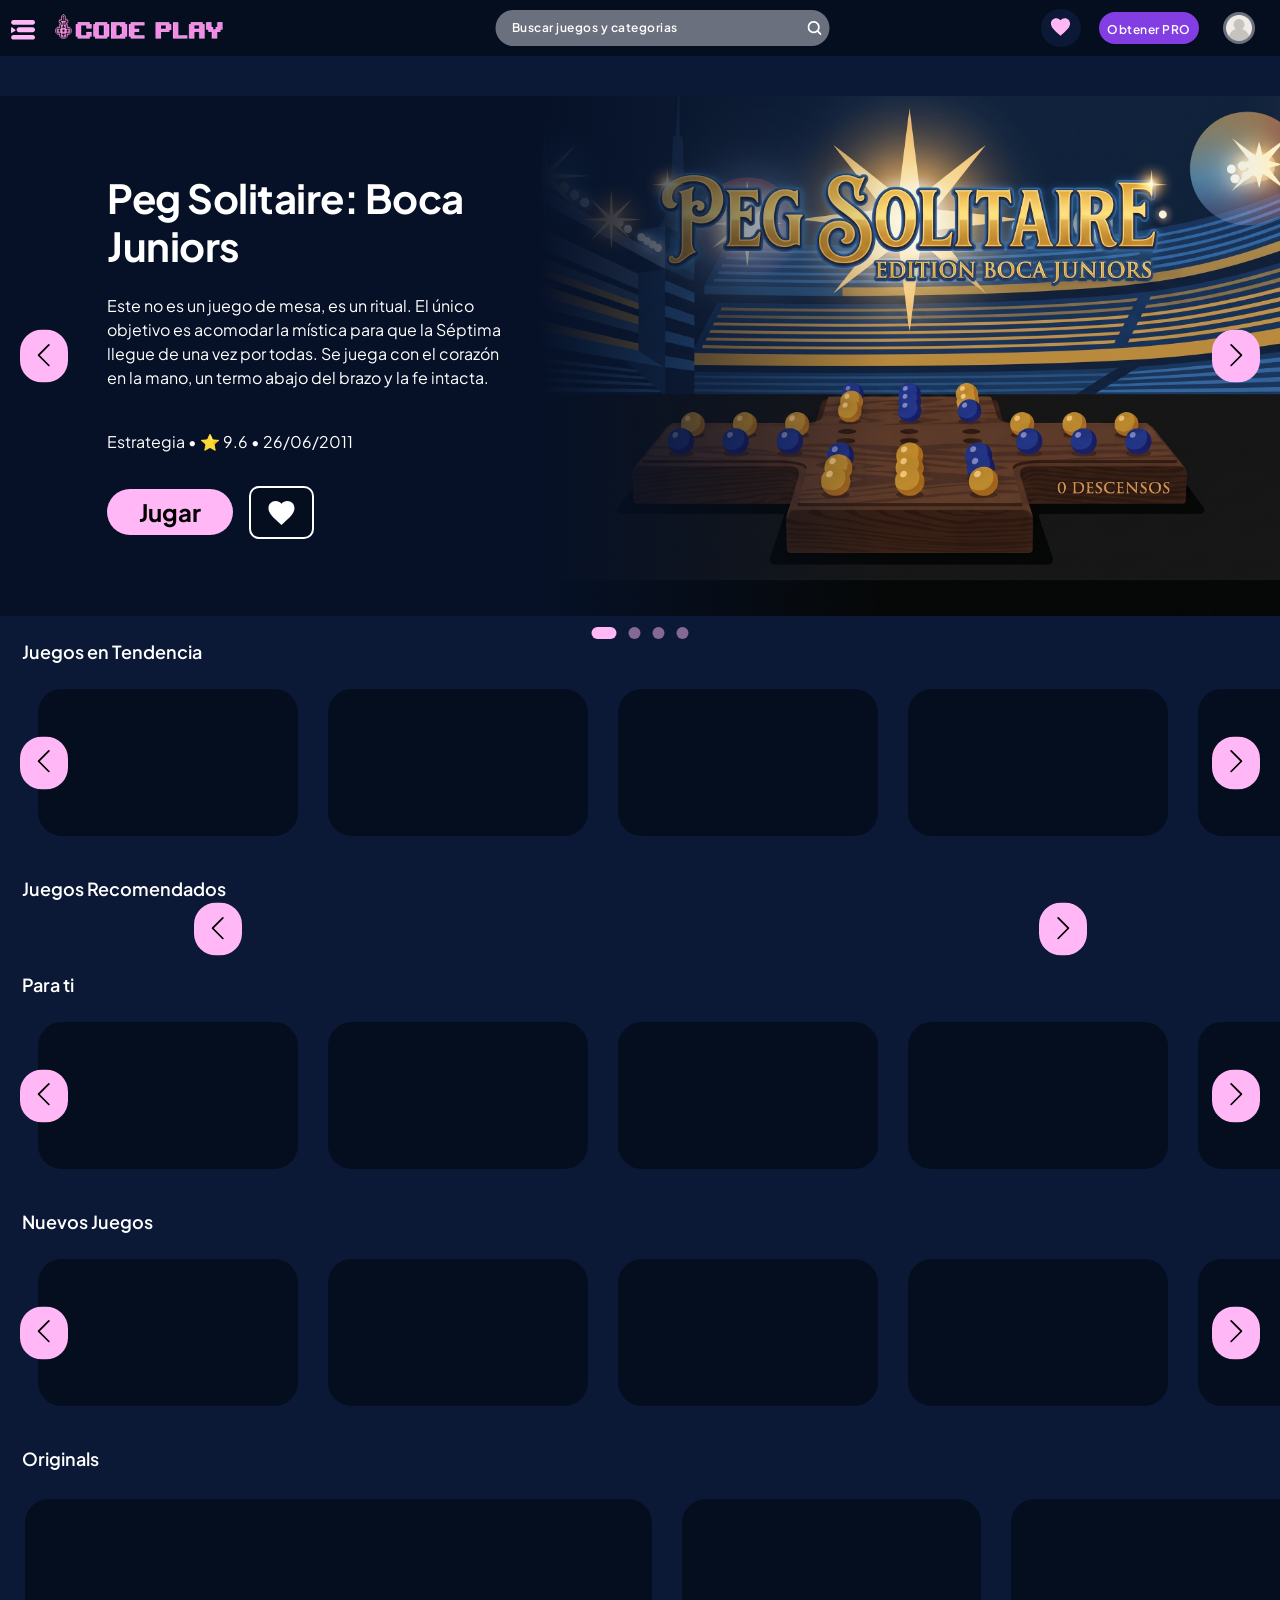
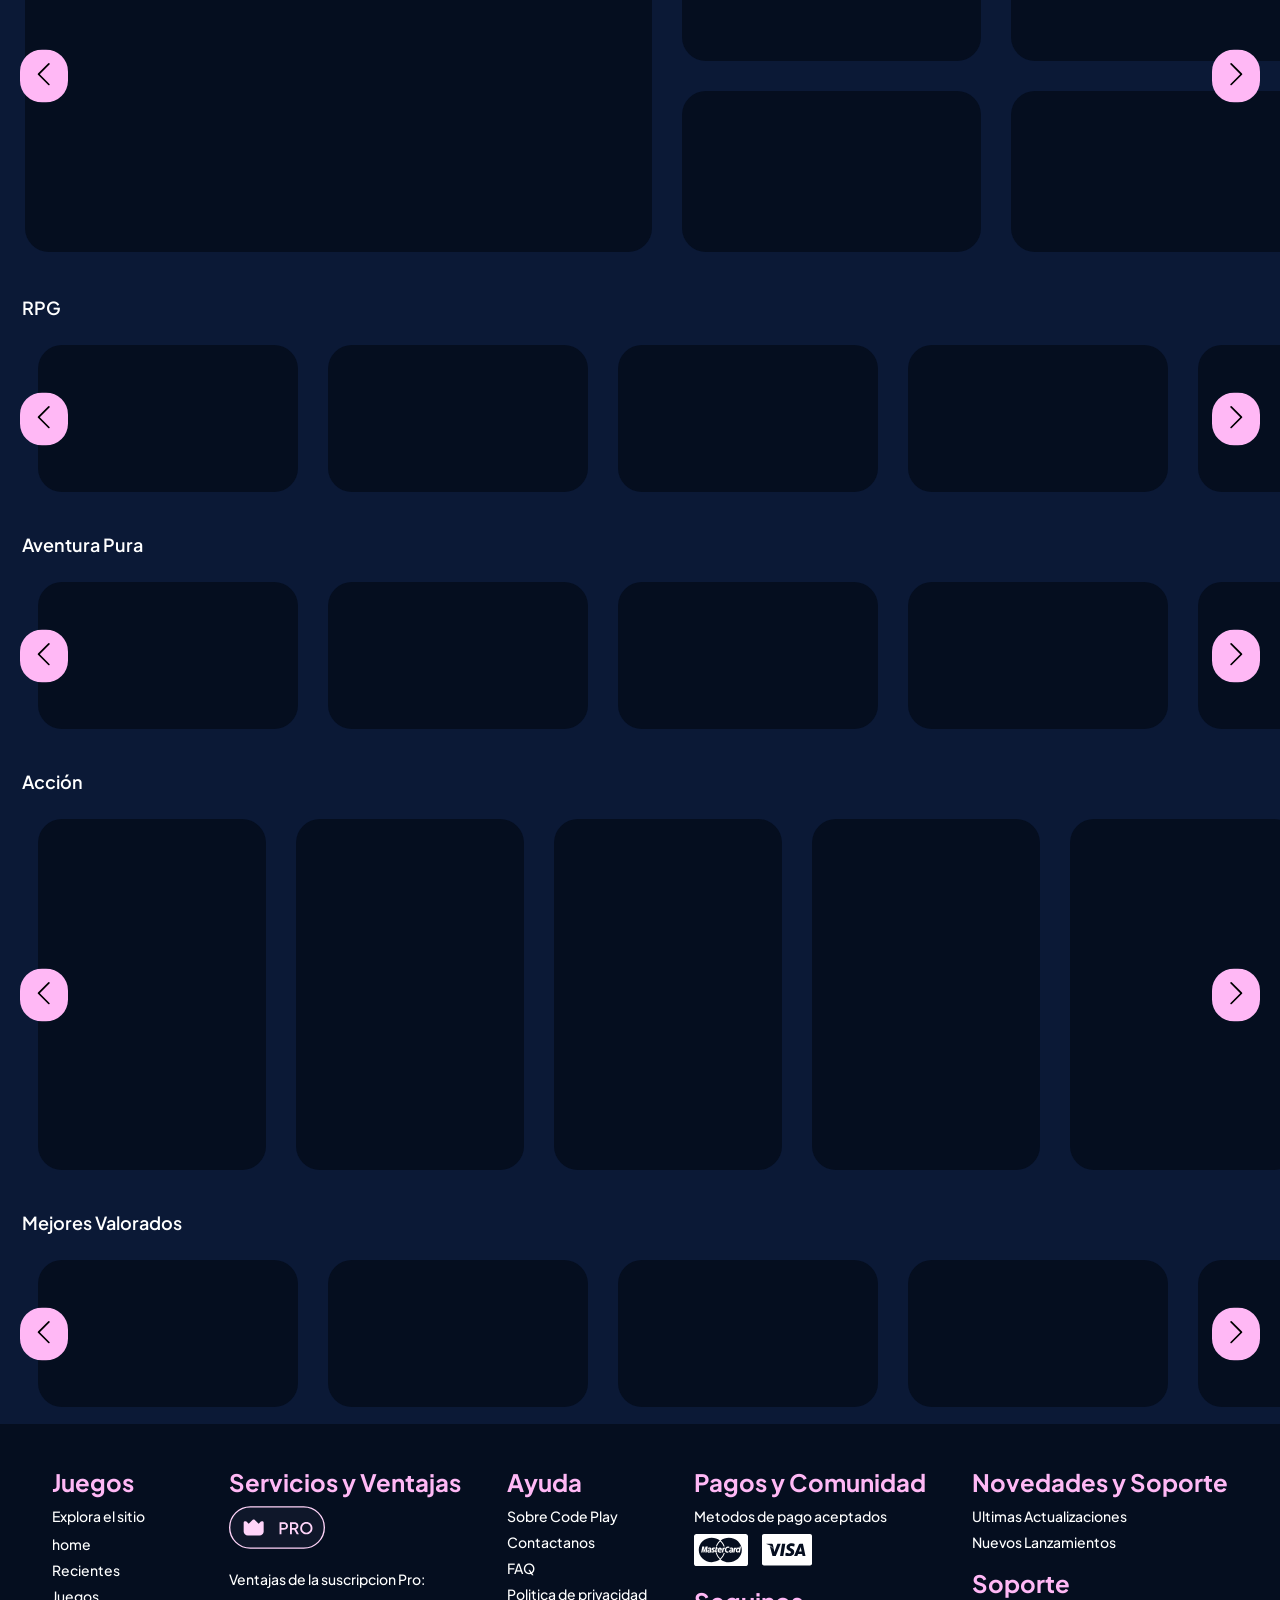
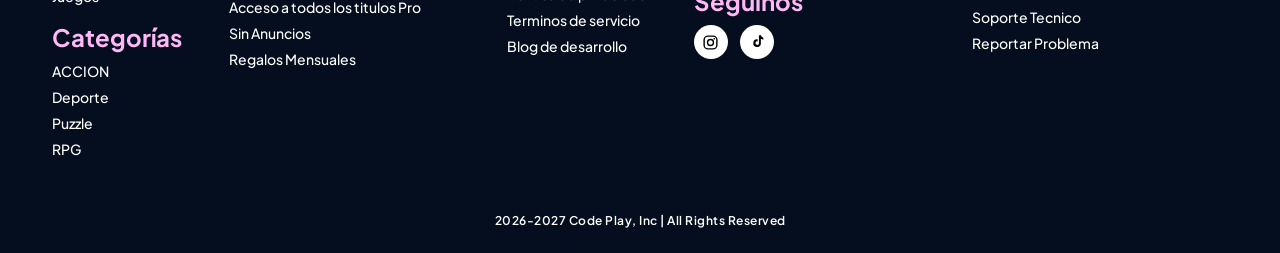
<file: 2 entrega/loading.html>
<!DOCTYPE html>
<html lang="en">

<head>
    <meta charset="UTF-8">
    <meta name="viewport" content="width=device-width, initial-scale=1.0">
    <link rel="preconnect" href="https://fonts.googleapis.com">
    <link rel="preconnect" href="https://fonts.gstatic.com" crossorigin>
    <link href="https://fonts.googleapis.com/css2?family=Plus+Jakarta+Sans:wght@400;500;600;700&display=swap"
        rel="stylesheet">
    <link rel="stylesheet" href="css/global.css">
    <link rel="stylesheet" href="css/loading.css">
    <script src="js/loading.js" defer></script>
    <title>Loading - CODEPLAY</title>
</head>

<body>
    <div class="loading-container">
        <div class="loading-marca">
            <img class="loading-marca__logo" src="assets/logo.svg" alt="Logo de CODEPLAY">
        </div>
        <div id="loading-spinner"></div>
        <div id="loading-bar">
            <div id="loading-bar-fill"></div>
        </div>
        <p id="loading-text">0%</p>
    </div>

</body>

</html>
</file>
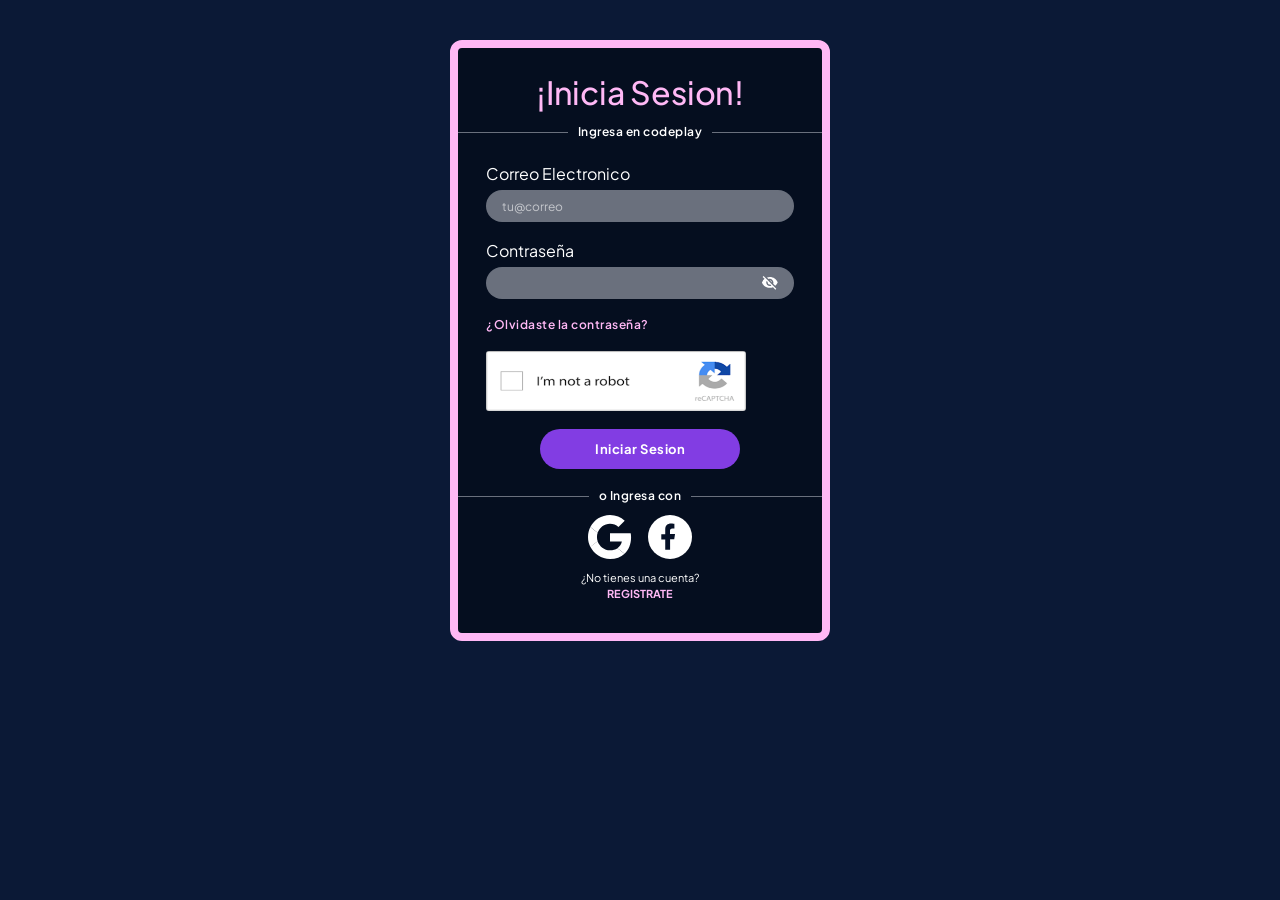
<file: 2 entrega/login.html>
<!DOCTYPE html>
<html lang="es">

<head>
    <meta charset="UTF-8">
    <meta name="viewport" content="width=device-width, initial-scale=1.0">
    <title>Iniciar Sesion - CODEPLAY</title>
    <link rel="preconnect" href="https://fonts.googleapis.com">
    <link rel="preconnect" href="https://fonts.gstatic.com" crossorigin>
    <link href="https://fonts.googleapis.com/css2?family=Plus+Jakarta+Sans:wght@400;500;600;700&display=swap"
        rel="stylesheet">
    <link rel="stylesheet" href="css/global.css">
    <link rel="stylesheet" href="css/auth.css">
    <link rel="stylesheet" href="css/login.css">
    <script src="js/auth.js" defer></script>
</head>

<body class="pagina-login">

    <main class="tarjeta-login">

        <header class="encabezado-login">
            <h1 class="h2 titulo-login">¡Inicia Sesion!</h1>
            <div class="label subtitulo-login">Ingresa en codeplay</div>
        </header>

        <form class="formulario-login" action="home.html" method="POST">

            <div class="campo">
                <label for="correo">Correo Electronico</label>
                <input type="email" id="correo" name="correo" placeholder="tu@correo">
            </div>

            <div class="campo">
                <label for="contrasena">Contraseña</label>
                <div class="campo-con-ojo">
                    <input type="password" id="contrasena" name="contrasena">
                    <img class="icono-ojo" src="assets/ojoCerrado.svg" alt="Mostrar contraseña" aria-label="Mostrar contraseña">
                </div>
            </div>

            <a class="label olvide-contrasena" href="#">¿Olvidaste la contraseña?</a>

            <img class="recaptcha" src="assets/icons/recaptcha.png" alt="reCAPTCHA - I'm not a robot">

            <button type="submit" class="boton-iniciar">Iniciar Sesion</button>
        </form>

        <div class="label separador-login">
            <span>o Ingresa con</span>
        </div>

        <div class="redes-sociales">
            <a href="#" class="red-social red-social--google" aria-label="Iniciar sesion con Google">
                <img src="assets/icons/google.svg" alt="Google">
            </a>
            <a href="#" class="red-social red-social--facebook" aria-label="Iniciar sesion con Facebook">
                <img src="assets/icons/facebook.svg" alt="Facebook">
            </a>
        </div>

        <footer class="pie-login">
            <p>¿No tienes una cuenta?</p>
            <a href="signup.html">Registrate</a>
        </footer>

    </main>

</body>

</html>
</file>
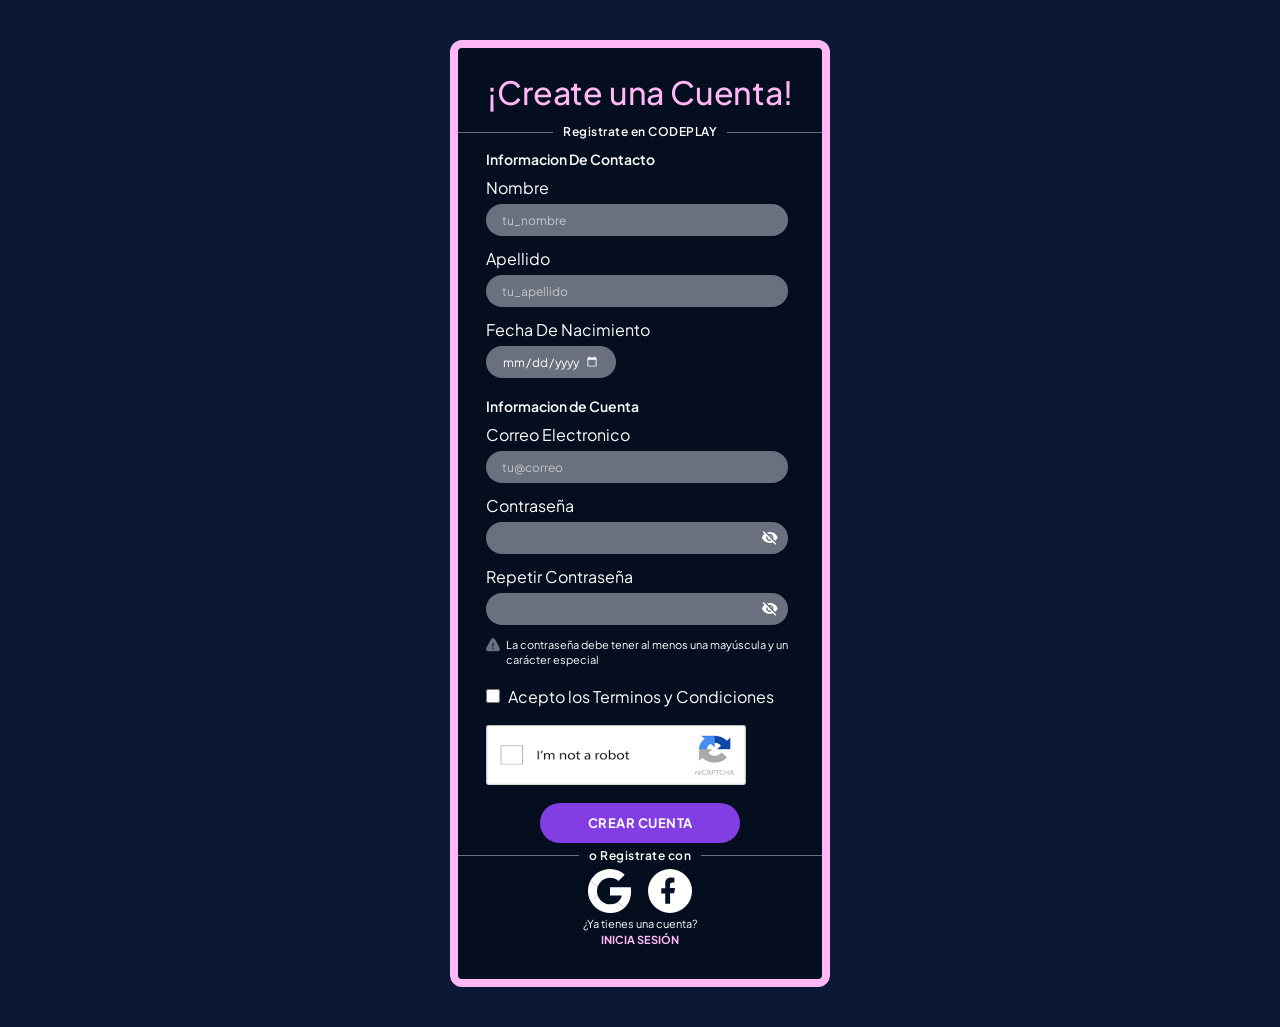
<file: 2 entrega/signup.html>
<!DOCTYPE html>
<html lang="es">

<head>
    <meta charset="UTF-8">
    <meta name="viewport" content="width=device-width, initial-scale=1.0">
    <title>Crear Cuenta - CODEPLAY</title>
    <link rel="preconnect" href="https://fonts.googleapis.com">
    <link rel="preconnect" href="https://fonts.gstatic.com" crossorigin>
    <link href="https://fonts.googleapis.com/css2?family=Plus+Jakarta+Sans:wght@400;500;600;700&display=swap"
        rel="stylesheet">
    <link rel="stylesheet" href="css/global.css">
    <link rel="stylesheet" href="css/auth.css">
    <link rel="stylesheet" href="css/signup.css">
    <script src="js/auth.js" defer></script>
</head>

<body class="pagina-registro">

    <main class="tarjeta-registro">

        <header class="encabezado-registro">
            <h1 class="h2 titulo-registro">¡Create una Cuenta!</h1>
            <div class="label subtitulo-registro">Registrate en CODEPLAY</div>
        </header>

        <form class="formulario-registro" action="home.html" method="POST">

            <fieldset class="grupo-formulario">
                <legend class="titulo-grupo">Informacion De Contacto</legend>

                <div class="campo">
                    <label for="nombre">Nombre</label>
                    <input type="text" id="nombre" name="nombre" placeholder="tu_nombre">
                </div>

                <div class="campo">
                    <label for="apellido">Apellido</label>
                    <input type="text" id="apellido" name="apellido" placeholder="tu_apellido">
                </div>

                <div class="campo">
                    <label for="fecha">Fecha De Nacimiento</label>
                    <input type="date" id="fecha" name="fecha">
                </div>
            </fieldset>

            <fieldset class="grupo-formulario">
                <legend class="titulo-grupo">Informacion de Cuenta</legend>

                <div class="campo">
                    <label for="correo">Correo Electronico</label>
                    <input type="email" id="correo" name="correo" placeholder="tu@correo">
                </div>

                <div class="campo">
                    <label for="contrasena">Contraseña</label>
                    <div class="campo-con-ojo">
                        <input type="password" id="contrasena" name="contrasena">
                        <img class="icono-ojo" src="assets/ojoCerrado.svg" alt="Mostrar contraseña" aria-label="Mostrar contraseña">
                    </div>
                </div>

                <div class="campo">
                    <label for="repetir-contrasena">Repetir Contraseña</label>
                    <div class="campo-con-ojo">
                        <input type="password" id="repetir-contrasena" name="repetir-contrasena">
                        <img class="icono-ojo" src="assets/ojoCerrado.svg" alt="Mostrar contraseña" aria-label="Mostrar contraseña">
                    </div>
                </div>

                <p class="ayuda-contrasena">
                    <img class="icono-alerta" src="assets/icons/alert.svg" alt="Advertencia">
                    <span>La contraseña debe tener al menos una mayúscula y un carácter especial</span>
                </p>
            </fieldset>

            <div class="campo-checkbox">
                <input type="checkbox" id="terminos" name="terminos">
                <label for="terminos">Acepto los Terminos y Condiciones</label>
            </div>

            <img class="recaptcha" src="assets/icons/recaptcha.png" alt="reCAPTCHA - I'm not a robot">

            <button type="submit" class="boton-crear">CREAR CUENTA</button>
        </form>

        <div class="label separador-registro">
            <span>o Registrate con</span>
        </div>

        <div class="redes-sociales">
            <a href="#" class="red-social red-social--google" aria-label="Registrarse con Google">
                <img src="assets/icons/google.svg" alt="Google">
            </a>
            <a href="#" class="red-social red-social--facebook" aria-label="Registrarse con Facebook">
                <img src="assets/icons/facebook.svg" alt="Facebook">
            </a>
        </div>

        <footer class="pie-registro">
            <p>¿Ya tienes una cuenta?</p>
            <a href="login.html">Inicia sesión</a>
        </footer>

    </main>

</body>

</html>
</file>
<file: 2 entrega/css/global.css>
/* RESET UNIVERSAL */
* {
    margin: 0;
    padding: 0;
    box-sizing: border-box;
}

body {
    font-family: 'Plus Jakarta Sans', sans-serif;
    background-color: var(--secundarioLuz1);
}

button,
input {
    font-family: inherit;
}

/* Utilidad: solo para lectores de pantalla */
.visually-hidden {
    position: absolute;
    width: 1px;
    height: 1px;
    margin: -1px;
    padding: 0;
    overflow: hidden;
    clip: rect(0 0 0 0);
    white-space: nowrap;
    border: 0;
}

/*COLORES Y VARIABLES DE DISEÑO*/
:root {
    --primario: #FFB8F5;
    --secundario: #061127;
    --acento: #823DE3;
    --textoBlack: #000000;
    --textoWhite: #FFFFFF;
    --primarioSombra1: #CC93C4;
    --primarioSombra2: #996E93;
    --primarioLuz2: #FFD4F9;
    --secundarioSombra1: #050E1F;
    --secundarioLuz1: #0B1936;
    --secundarioLuz2: #6A707D;
    --acentoSombra1: #6831B6;
    /* Semáforo de urgencia (temporizadores con tiempo máximo) */
    --advertencia: #F5A524;
    --alerta: #E5484D;
    /* FUENTES (Tamaños Base Mobile) */
    --fs-h1: 24px;
    --lh-h1: 32px;
    --fs-h2: 20px;
    --lh-h2: 28px;
    --fs-h3: 18px;
    --lh-h3: 24px;
    --fs-h4: 16px;
    --lh-h4: 22px;
}

/*FUENTES*/
h1,
.h1 {
    font-weight: bold;
    font-size: var(--fs-h1);
    line-height: var(--lh-h1);
    letter-spacing: -0.5px;
}

h2,
.h2 {
    font-weight: 500;
    font-size: var(--fs-h2);
    line-height: var(--lh-h2);
    letter-spacing: -0.2px;
}

h3,
.h3 {
    font-weight: bold;
    font-size: var(--fs-h3);
    line-height: var(--lh-h3);
    letter-spacing: 0;
}

h4,
.h4 {
    font-weight: 600;
    font-size: var(--fs-h4);
    line-height: var(--lh-h4);
    letter-spacing: 0;
}

.body-base {
    font-weight: normal;
    font-size: 16px;
    line-height: 24px;
    letter-spacing: 0;
}

.body-small {
    font-weight: 500;
    font-size: 14px;
    line-height: 20px;
    letter-spacing: 0;
}

.label {
    font-weight: 600;
    font-size: 12px;
    line-height: 16px;
    letter-spacing: 0.5px;
}

/* BOTONES GLOBALES */
.btn-primario,
.btn-acento {
    padding: 10px 24px;
    /* Relleno flexible en lugar de medidas fijas */
    border: 2px solid transparent;
    border-radius: 50px;
    cursor: pointer;
    transition: all 0.3s ease;
    font-family: inherit;
    display: inline-flex;
    align-items: center;
    justify-content: center;
}

/* Variación Primaria (Rosa) */
.btn-primario {
    background-color: var(--primario);
    color: var(--textoBlack);
}

.btn-primario:hover {
    border: 2px solid var(--primarioLuz2);
    background-color: var(--primarioSombra2);
}

/* Variación Acento (Violeta) */
.btn-acento {
    background-color: var(--acento);
    color: var(--textoWhite);
}

.btn-acento:hover {
    background-color: var(--acentoSombra1);
    border-color: var(--primarioLuz2);
}

/* REGLAS DE PC (DESKTOP) GLOBALES */
@media (min-width: 1024px) {
    :root {
        --fs-h1: 40px;
        --lh-h1: 48px;
        --fs-h2: 32px;
        --lh-h2: 40px;
        --fs-h3: 24px;
        --lh-h3: 32px;
        --fs-h4: 18px;
        --lh-h4: 24px;
    }
}
</file>
<file: 2 entrega/css/template.css>
/* ================== */
/*      HEADER      */
/* ================== */
header {
    grid-area: header;
    height: 56px;
    display: flex;
    align-items: center;
    justify-content: space-between;
    background-color: var(--secundarioSombra1);
    padding: 0 16px;
    position: relative;
    z-index: 30;
}

/* ================== */
/* BOTON HAMBURGUESA */
/* ================== */
.btn-hamburguesa {
    background: transparent;
    border: none;
    cursor: pointer;
    padding: 0;
    display: flex;
    align-items: center;
    transition: transform 0.15s ease;
}

/* Span dibujado con las medidas exactas del asset (header.svg) */
.btn-hamburguesa__icono {
    display: block;
    width: 24.52px;
    height: 19.62px;
}

.btn-hamburguesa__icono svg {
    display: block;
    width: 100%;
    height: 100%;
    fill: var(--primario);
    overflow: visible;
}

.btn-hamburguesa:hover svg {
    fill: var(--primarioSombra2);
    stroke: var(--primarioLuz2);
    /* 3.26 unidades de usuario = ~2px visuales con la escala 0.613 del asset */
    stroke-width: 3.26px;
}

/* ================== */
/*     HEADER IZQ     */
/* ================== */
.header-izq {
    display: flex;
    align-items: center;
    gap: 19.05px;
}

/* ================== */
/*        LOGO        */
/* ================== */
.logo {
    display: flex;
    align-items: flex-end;
    gap: 2.54px;
    text-decoration: none;
    position: absolute;
    left: 50%;
    transform: translateX(-50%);
}

.logo-icono {
    display: none;
}

.logo-texto {
    display: block;
    height: 19px;
    width: auto;
}

/* ================== */
/*      BUSCADOR      */
/* ================== */
.buscador {
    display: none;
}

.buscador-movil {
    display: flex;
    width: auto;
    height: 36px;
    background-color: var(--secundarioLuz2);
    border-radius: 50px;
    align-items: center;
    padding: 0 15px;
    justify-content: space-between;
    margin: 10px 15px;
    gap: 5px;
}

.buscador-movil input {
    background: transparent;
    border: none;
    color: var(--textoWhite);
    width: 100%;
    outline: none;
}

.buscador-movil input::placeholder {
    color: var(--textoWhite);
}

.buscador-movil .icono-lupa {
    width: 14px;
    height: 14px;
    flex: none;
}

.buscador-movil .icono-lupa path {
    fill: var(--textoWhite);
}

/* ================== */
/*     HEADER DER     */
/* ================== */
.header-der {
    display: flex;
    align-items: center;
    gap: 16px;
}

/* ================== */
/*    OBTENER PRO     */
/* ================== */
/* Pisamos las medidas del btn-acento global para que encaje en el header */
.header-der .btn-acento {
    display: none;
}

/* ================== */
/*     FAVORITOS      */
/* ================== */
.btn-favoritos {
    display: none;
}

/* ================== */
/*       PERFIL       */
/* ================== */
/* Círculo de 32x32 con el avatar extraído del asset header.svg */
.btn-perfil {
    width: 32px;
    height: 32px;
    background-color: var(--secundarioLuz2);
    background-image: url("../img/avatar-header.png");
    background-size: cover;
    background-position: center;
    background-repeat: no-repeat;
    border-radius: 50%;
    border: 3px solid transparent;
    box-sizing: border-box;
    cursor: pointer;
    display: flex;
    align-items: center;
    justify-content: center;
    padding: 0;
    transition: all 0.3s ease;
}

.btn-perfil:hover {
    border-color: var(--primarioLuz2);
}

/* El borde se mantiene mientras el panel de cuenta está abierto */
.header-cuenta.activo .btn-perfil {
    border-color: var(--primarioLuz2);
}

/* ======================================= */
/*         HEADER (VERSIÓN PC)             */
/* ======================================= */
@media (min-width: 1024px) {
    header {
        height: 56px;
        padding: 0 25px 0 11px;
    }

    /* El asset dibuja el ícono centrado en y=30 (2px bajo el centro de la barra) */
    .btn-hamburguesa__icono {
        position: relative;
        top: 2px;
    }

    .logo {
        position: static;
        transform: none;
        margin-bottom: 3px;
        /* Con align-items:center, deja la base de ícono y texto en y=39 */
    }

    .logo-icono {
        display: block;
        width: 17.92px;
        height: 25px;
        flex: none;
    }

    .logo-texto {
        height: 19px;
        width: auto;
        flex: none;
    }

    .header-izq {
        min-width: 0;
    }

    .buscador {
        display: flex;
        position: absolute;
        left: 50%;
        top: 50%;
        /* x=566 a 1421px de ancho: centro + 22.5px, igual que el SVG */
        transform: translate(calc(-50% + 22.5px), -50%);
        width: 334px;
        max-width: 334px;
        height: 36px;
        background-color: var(--secundarioLuz2);
        border-radius: 18px;
        align-items: center;
        padding: 0 8px 0 16px;
        justify-content: space-between;
        margin: 0;
        min-width: 0;
        box-sizing: border-box;
    }

    .buscador input {
        background: transparent;
        border: none;
        outline: none;
        color: var(--textoWhite);
        width: 100%;
        min-width: 0;
    }

    .buscador input::placeholder {
        color: var(--textoWhite);
    }

    .icono-lupa {
        width: 14px;
        height: 14px;
        flex: none;
    }

    .icono-lupa path {
        fill: var(--textoWhite);
    }

    .header-der {
        gap: 18px;
    }

    .btn-favoritos {
        display: flex;
        width: 40px;
        height: 38px;
        flex: none;
        background-color: var(--secundarioLuz1);
        border-radius: 50%;
        border: none;
        cursor: pointer;
        align-items: center;
        justify-content: center;
        padding: 0;
        transition: background-color 0.3s ease;
    }

    .btn-favoritos:hover {
        background-color: var(--secundarioLuz2);
    }

    .icono-corazon {
        width: 23px;
        height: 23px;
        position: relative;
        /* El asset deja el corazón 0.5px a la izquierda y 0.5px arriba del centro */
        left: -0.5px;
        top: -0.5px;
    }

    .icono-corazon path {
        fill: var(--primario);
        transition: fill 0.3s ease;
    }

    .btn-favoritos:hover .icono-corazon path {
        fill: var(--primarioLuz2);
    }

    .header-cuenta {
        margin-left: 6px;
        /* PRO -> perfil = 24px (18px del gap + 6px) */
    }

    .btn-perfil {
        flex: none;
    }

    .header-der .btn-acento {
        display: flex;
        width: 100px;
        height: 32px;
        flex: none;
        border-radius: 16px;
        padding: 4px 0 0;
        /* Baja el rótulo 2px para igualar la línea de base del asset (y=34.16) */
        position: relative;
        border: 3px solid transparent;
        transition: background-color 0.2s ease, border-color 0.2s ease, box-shadow 0.3s ease;
    }

    .header-der .btn-acento::before {
        content: "";
        position: absolute;
        inset: -3px;
        padding: 3px;
        border-radius: inherit;
        --angle: 0deg;
        background: conic-gradient(from var(--angle), var(--primario), var(--primarioLuz2), var(--primario));
        -webkit-mask: linear-gradient(#fff 0 0) content-box, linear-gradient(#fff 0 0);
        -webkit-mask-composite: xor;
        mask: linear-gradient(#fff 0 0) content-box, linear-gradient(#fff 0 0);
        mask-composite: exclude;
        opacity: 0;
        transition: opacity 0.3s ease;
        pointer-events: none;
    }

    .header-der .btn-acento:hover::before {
        opacity: 1;
        animation: pro-borde-gira 3s linear infinite;
    }

    .header-der .btn-acento:hover {
        box-shadow: 0 0 12px rgba(155, 100, 233, 0.55);
    }
}

@property --angle {
    syntax: "<angle>";
    initial-value: 0deg;
    inherits: false;
}

@keyframes pro-borde-gira {
    to {
        --angle: 360deg;
    }
}

/* ======================================= */
/*             CARDS CHICAS                */
/* ======================================= */
.card-juego {
    flex: 0 0 200px;
    height: 112px;
    border-radius: 16px;
    background-color: var(--secundarioSombra1);
    scroll-snap-align: start;
    position: relative;
    overflow: hidden;
    cursor: pointer;
    border: 3px solid transparent;
    /* Transparente para evitar saltos, 3px como en el botón */
    transition: transform 0.3s ease, border-color 0.3s ease;
}

.card-juego:hover {
    transform: scale(1.16);
    /* Efecto agrandado (alcanza ~304x170) */
    border-color: var(--primario);
    /* Borde rosa brillante */
}

.card-imagen {
    width: 100%;
    height: 100%;
}

.card-imagen img {
    width: 100%;
    height: 100%;
    object-fit: cover;
    display: block;
}

/* Pisamos la etiqueta global para achicarla en las cards chicas en mobile */
.card-juego .etiqueta-pro-carrusel {
    position: absolute;
    top: 8px;
    left: 8px;
    width: 62px;
    height: 26px;
    z-index: 2;
    /* La clase base ya trae el background, flex, gap, border-radius, etc. */
}

/* Achicamos el SVG adentro de la card chica */
.card-juego .etiqueta-pro-carrusel svg {
    width: 13px;
    height: 10px;
}

/* El texto de la etiqueta hereda color primario */
.card-juego .etiqueta-pro-carrusel span {
    color: var(--primario);
}

/* OVERLAY NEGRO INFERIOR */
.card-overlay {
    position: absolute;
    bottom: 0;
    left: 0;
    width: 100%;
    background: rgba(0, 0, 0, 0.85);
    /* Rectángulo con opacidad */
    padding: 2px 16px;
    z-index: 2;
    transform: translateY(100%);
    /* Escondido hacia abajo inicialmente */
    transition: transform 0.3s ease;
}

.card-juego:hover .card-overlay {
    transform: translateY(0);
    /* Sube cuando hacés hover */
}

/* TÍTULO CON PUNTOS SUSPENSIVOS */
.card-titulo {
    color: var(--textoWhite);
    margin: 0;
    white-space: nowrap;
    /* Prohíbe salto de línea */
    overflow: hidden;
    /* Corta lo que sobra */
    text-overflow: ellipsis;
    /* Pone los ... */
}

@media (min-width: 1024px) {
    .card-juego {
        flex: 0 0 260px;
        height: 147px;
        border-radius: 24px;
    }

    .card-juego .etiqueta-pro-carrusel {
        top: 12px;
        left: 12px;
        width: 68px;
        height: 30px;
    }

    .card-juego .etiqueta-pro-carrusel svg {
        width: 15px;
        height: 12px;
    }
}

/* ================== */
/* COMPORTAMIENTO NAV */
/* ================== */
.btn-hamburguesa.activo {
    transform: scaleX(-1);
}

/* Menu desplegable */
.menu-nav {
    position: fixed;
    top: 56px;
    /* Debajo del header mobile */
    left: 0;
    z-index: 25;
    box-sizing: border-box;
    width: 180px;
    max-height: calc(100vh - 56px);
    background-color: var(--secundario);
    border-right: 2px solid var(--primario);
    overflow-y: auto;
    transform-origin: top left;
    /*transform: translateX(-6px) scale(0.92); */
    transform: matrix(0.92, 0, 0, 0.92, -6, 0);
    opacity: 0;
    visibility: hidden;
    transition: opacity 0.15s ease, transform 0.5s ease, visibility 0s 0.15s;
}

body:has(.btn-hamburguesa.activo) .menu-nav {
    transform: matrix(1, 0, 0, 1, 0, 0);
    opacity: 1;
    visibility: visible;
    transition: opacity 0.25s ease, transform 0.25s cubic-bezier(0.16, 1, 0.3, 1), visibility 0s;
}

.menu-nav__lista {
    list-style: none;
    margin: 0;
    padding: 8px 0;
}

.menu-nav__lista+.menu-nav__lista {
    border-top: 2px solid var(--primario);
}

.menu-nav__link {
    display: flex;
    align-items: center;
    gap: 8px;
    padding: 9px 16px;
    color: var(--textoWhite);
    text-decoration: none;
    transition: opacity 0.2s ease;
}

.menu-nav__link:hover {
    opacity: 0.6;
}

.menu-nav__icono {
    width: 30px;
    height: 30px;
    object-fit: contain;
}

.menu-nav li {
    opacity: 0;
    transform: translateY(6px);
    transition: opacity 0.3s ease, transform 0.3s ease;
}

body:has(.btn-hamburguesa.activo) .menu-nav li {
    opacity: 1;
    transform: translateY(0);
    transition-delay: calc((16 - var(--i, 0)) * 0.06s);
}

.menu-overlay {
    position: fixed;
    inset: 0;
    z-index: 20;
    background-color: rgba(6, 17, 39, 0.5);
    -webkit-backdrop-filter: blur(10px);
    backdrop-filter: blur(10px);
    opacity: 0;
    visibility: hidden;
    pointer-events: none;
    transition: opacity 0.2s ease, backdrop-filter 0.2s ease, visibility 0s 0.2s;
}

body:has(.btn-hamburguesa.activo) .menu-overlay {
    opacity: 1;
    visibility: visible;
    pointer-events: auto;
    transition-delay: 0s;
}

body:has(.btn-hamburguesa.activo) {
    overflow: hidden;
}

@media (min-width: 1024px) {
    .menu-nav {
        top: 56px;
        /* Debajo del header desktop */
        max-height: calc(100vh - 56px);
    }

    /* En desktop el header ya muestra el botón de Favoritos */
    .menu-nav__item--solo-movil {
        display: none;
    }
}

/* ================== */
/* COMPORTAMIENTO CUENTA */
/* ================== */

.header-cuenta {
    display: flex;
}

.cuenta-panel {
    position: absolute;
    top: 56px;
    /* Debajo del header */
    right: 16px;
    z-index: 26;
    box-sizing: border-box;
    width: max-content;
    padding: 14px 0 8px;
    background-color: var(--secundarioSombra1);
    opacity: 0;
    visibility: hidden;
    transform-origin: top right;
    transform: matrix(0.92, 0, 0, 0.92, 6, 0);
    transition: opacity 0.15s ease, transform 0.15s ease, visibility 0s 0.15s;
}

.header-cuenta.activo .cuenta-panel {
    opacity: 1;
    visibility: visible;
    transform: matrix(1, 0, 0, 1, 0, 0);
    transition: opacity 0.25s ease, transform 0.25s cubic-bezier(0.16, 1, 0.3, 1), visibility 0s;
}

.cuenta-perfil {
    gap: 8px;
    width: calc(100% - 24px);
    height: 32px;
    margin: 0 12px;
    padding: 0;
    opacity: 0;
    transform: translateY(6px);
    /* Pisamos la transición del botón para incluir la opacidad de la cascada */
    transition: all 0.3s ease, opacity 0.3s ease, transform 0.3s ease;
}

.cuenta-perfil__icono {
    width: 16px;
    height: 16px;
    background-color: var(--textoBlack);
    -webkit-mask: url("../assets/icons/avatar.svg") no-repeat center / contain;
    mask: url("../assets/icons/avatar.svg") no-repeat center / contain;
}

.cuenta-menu {
    list-style: none;
    margin: 12px 0 0;
    padding: 0;
}

.cuenta-menu li {
    opacity: 0;
    transform: translateY(6px);
    transition: opacity 0.3s ease, transform 0.3s ease;
}

/* Línea separadora por defecto (Mobile First) */
.cuenta-menu li:nth-child(1),
.cuenta-menu li:nth-child(4) {
    border-bottom: 2px solid var(--textoWhite);
}

.header-cuenta.activo .cuenta-perfil,
.header-cuenta.activo .cuenta-menu li {
    opacity: 1;
    transform: translateY(0);
}

.header-cuenta.activo .cuenta-perfil {
    transition-delay: 0.06s;
}

.header-cuenta.activo .cuenta-menu li:nth-child(1) {
    transition-delay: 0.12s;
}

.header-cuenta.activo .cuenta-menu li:nth-child(2) {
    transition-delay: 0.2s;
}

.header-cuenta.activo .cuenta-menu li:nth-child(3) {
    transition-delay: 0.28s;
}

.header-cuenta.activo .cuenta-menu li:nth-child(4) {
    transition-delay: 0.36s;
}

.header-cuenta.activo .cuenta-menu li:nth-child(5) {
    transition-delay: 0.44s;
}

.cuenta-menu__salir {
    margin-top: 10px;
}

.cuenta-menu__link {
    display: flex;
    align-items: center;
    gap: 8px;
    padding: 7px 12px;
    color: var(--textoWhite);
    text-decoration: none;
    white-space: nowrap;
    transition: opacity 0.2s ease;
}

.cuenta-menu__link:hover {
    opacity: 0.6;
}

.cuenta-menu__icono {
    flex: none;
    width: 16px;
    height: 16px;
    background-color: var(--textoWhite);
    -webkit-mask-repeat: no-repeat;
    mask-repeat: no-repeat;
    -webkit-mask-position: center;
    mask-position: center;
    -webkit-mask-size: contain;
    mask-size: contain;
}

.cuenta-menu__icono--corona {
    background-color: var(--primario);
    -webkit-mask-image: url("../assets/icons/avatar-noob/pro-card-recomendados/coronaPro-1.svg");
    mask-image: url("../assets/icons/avatar-noob/pro-card-recomendados/coronaPro-1.svg");
}

.cuenta-menu__icono--config {
    -webkit-mask-image: url("../assets/icons/Config.svg");
    mask-image: url("../assets/icons/Config.svg");
}

.cuenta-menu__icono--escudo {
    -webkit-mask-image: url("../assets/icons/escudo.svg");
    mask-image: url("../assets/icons/escudo.svg");
}

.cuenta-menu__icono--fav-perfil {
    background-color: var(--primario);
    -webkit-mask-image: url("../assets/icons/favoritos.svg");
    mask-image: url("../assets/icons/favoritos.svg");
}

.cuenta-menu__icono--salir {
    -webkit-mask-image: url("../assets/icons/salir.svg");
    mask-image: url("../assets/icons/salir.svg");
}

/* ================== */
/*       FOOTER       */
/* ================== */
.fat-footer {
    grid-area: footer;
    box-sizing: border-box;
    padding: 40px 16px 24px;
    background-color: var(--secundarioSombra1);
    display: flex;
    flex-direction: column;
}

.fat-footer__contenido {
    display: flex;
    flex-direction: column;
    gap: 32px;
}

.fat-footer__col {
    min-width: 0;
}

.fat-footer__titulo {
    margin: 0 0 8px;
    color: var(--primario);
    line-height: 1.3;
}

.fat-footer__titulo:not(:first-child) {
    margin-top: 16px;
}

.fat-footer__subtitulo {
    margin: 0 0 8px;
    color: var(--textoWhite);
}

.fat-footer__lista {
    margin: 0;
    padding: 0;
    list-style: none;
}

.fat-footer__lista li {
    margin-bottom: 6px;
}

.fat-footer__lista a {
    color: var(--textoWhite);
    text-decoration: none;
    transition: color 0.2s ease;
}

.fat-footer__lista a:hover {
    color: var(--primario);
}

.fat-footer__pro {
    display: inline-block;
    margin-bottom: 16px;
    transition: opacity 0.2s ease;
}

.fat-footer__pro:hover {
    opacity: 0.8;
}

.fat-footer__pro img {
    display: block;
    width: 96px;
    height: 43px;
}

.fat-footer__pagos {
    display: flex;
    align-items: center;
    gap: 14px;
    margin-bottom: 20px;
}

.fat-footer__pagos img {
    display: block;
    height: 32px;
    width: auto;
}

.fat-footer__redes {
    display: flex;
    gap: 12px;
}

.fat-footer__redes a {
    display: flex;
    align-items: center;
    justify-content: center;
    width: 34px;
    height: 34px;
    border-radius: 50%;
    background-color: var(--textoWhite);
    transition: background-color 0.2s ease;
}

.fat-footer__redes a:hover {
    background-color: var(--primarioLuz2);
}

.fat-footer__copy {
    margin: 32px auto 0;
    padding-top: 16px;
    border-top: 1px solid rgba(255, 255, 255, 0.1);
    color: var(--textoWhite);
    text-align: center;
    width: 100%;
}

@media (min-width: 1024px) {
    .fat-footer {
        padding: 43px 52px 24px;
    }

    .fat-footer__contenido {
        flex-direction: row;
        justify-content: space-between;
        gap: 40px;
    }

    .fat-footer__copy {
        border-top: none;
    }

    /* Ocultamos "Favoritos" del dropdown y el buscador móvil (ya están en el header) */
    .cuenta-menu__item-movil,
    .buscador-movil {
        display: none;
    }

    /* Reestablecemos la línea separadora en Privacidad (3) y se la sacamos a Favoritos (4) que está oculto */
    .cuenta-menu li:nth-child(3) {
        border-bottom: 2px solid var(--textoWhite);
    }

    .cuenta-menu li:nth-child(4) {
        border-bottom: none;
    }
}
</file>
<file: 2 entrega/css/home.css>
/* ESTRUCTURA GENERAL HOME */
main {
    display: flex;
    flex-direction: column;
    gap: 24px;
}

/* ======================================= */
/*   HERO BANNER  */
/* ======================================= */
.hero-banner {
    width: 100%;
    background-color: var(--secundario);
    position: relative;
}

.hero-viewport {
    width: 100%;
    height: 100%;
    overflow: hidden;
}

.hero-track {
    display: flex;
    height: 100%;
    transition: transform 0.5s ease-in-out;
}

.hero-track::-webkit-scrollbar {
    display: none;
}

.hero-slide {
    flex: 0 0 100%;
    height: 100%;
    scroll-snap-align: center;
    display: grid;
}

.hero-imagen,
.hero-contenido {
    grid-area: 1 / 1;
}

.hero-imagen img {
    width: 100%;
    height: 100%;
    aspect-ratio: 16/9;
    object-fit: cover;
    display: block;
    opacity: 0.5;
}

.hero-contenido {
    align-self: end;
    padding: 20px 22px;
    display: flex;
    flex-direction: column;
    gap: 8px;
    z-index: 2;
}

.hero-contenido h1 {
    color: var(--textoWhite);
    margin: 0;
}

.hero-tags {
    color: var(--textoWhite);
    margin: 0;
}

.hero-descripcion,
.hero-botones {
    display: none;
}

/* CONTROLES CARRUSEL */
.btn-carrusel {
    display: none;
}

/* ETIQUETA PRO CARRUSEL */
.etiqueta-pro-carrusel {
    width: 115px;
    height: 52px;
    border-radius: 23px;
    background-color: var(--secundario);
    border: 1.5px solid var(--primarioLuz2);
    display: flex;
    align-items: center;
    justify-content: center;
    gap: 8px;
}

.etiqueta-pro-carrusel h3 {
    color: var(--primario);
    margin: 0;
}

/* INDICADORES CARRUSEL */
.hero-indicadores {
    position: absolute;
    bottom: -23px;
    left: 50%;
    transform: translateX(-50%);
    display: flex;
    gap: 12px;
    z-index: 5;
}

.punto {
    width: 12px;
    height: 12px;
    background-color: var(--primario);
    opacity: 50%;
    border-radius: 50%;
    cursor: pointer;
    transition: all 0.3s ease;
}

.punto.activo {
    background-color: var(--primario);
    opacity: 100%;
    width: 25px;
    border-radius: 12px;
}

/* REGLAS DE PC (DESKTOP) HOME */
@media (min-width: 1024px) {
    .hero-banner {
        width: 100%;
        height: 520px;
        background-color: var(--secundario);
        margin-top: 40px;
        position: relative;
    }

    .hero-slide {
        display: flex;
        justify-content: space-between;
        width: 100%;
        height: 100%;
    }

    .btn-carrusel {
        display: flex;
        align-items: center;
        justify-content: center;
        position: absolute;
        top: 50%;
        transform: translateY(-50%);
        width: 48px;
        height: 53px;
        background-color: var(--primario);
        border: 2px solid transparent;
        border-radius: 22px;
        cursor: pointer;
        z-index: 5;
        transition: background-color 0.3s ease, opacity 0.3s ease;
    }

    .btn-carrusel:disabled {
        opacity: 0.3;
        cursor: default;
        pointer-events: none;
    }

    .btn-carrusel:hover {
        background-color: var(--primarioSombra1);
        border: 2px solid var(--primario);
    }

    .btn-carrusel svg {
        width: 28px;
        height: auto;
    }

    .btn-carrusel path {
        fill: var(--textoBlack);
    }

    .btn-carrusel--izq {
        left: 20px;
    }

    .btn-carrusel--der {
        right: 20px;
    }

    .btn-carrusel--der svg {
        transform: scaleX(-1);
    }

    .hero-imagen {
        height: 100%;
        position: relative;
    }

    .hero-imagen::before {
        content: "";
        position: absolute;
        top: 0;
        left: 0;
        width: 350px;
        height: 100%;
        background: linear-gradient(to right, var(--secundario) 0%, transparent 100%);
        pointer-events: none;
    }

    .hero-imagen img {
        height: 100%;
        aspect-ratio: 16 / 9;
        object-fit: cover;
        opacity: 1;
    }

    .hero-contenido {
        display: flex;
        flex-direction: column;
        justify-content: center;
        align-self: center;
        padding-left: 107px;
        width: 50%;
        z-index: 1;
    }

    .hero-contenido h1 {
        color: var(--textoWhite);
        margin: 0 0 16px 0;
    }

    .hero-tags {
        color: var(--textoWhite);
        margin-bottom: 24px;
    }

    .hero-descripcion {
        display: block;
        color: var(--textoWhite);
        margin-top: 0;
        margin-bottom: 32px;
        max-width: 500px;
    }

    .hero-botones {
        display: flex;
        align-items: center;
        gap: 16px;
    }

    /* Forzamos el tamaño exacto del botón primario SÓLO dentro del carrusel y lo preparamos para la animación */
    .hero-botones .btn-primario {
        width: 126px;
        height: 46px;
        padding: 0;
        display: flex;
        align-items: center;
        justify-content: center;
        overflow: hidden;
        /* Para que el joystick no se vea antes de entrar */
    }

    /* Joystick oculto y achicado por defecto */
    .hero-botones .btn-primario::before {
        content: "";
        display: inline-block;
        width: 0px;
        height: 20px;
        opacity: 0;
        background-image: url('../assets/icons/joystick.svg');
        background-size: contain;
        background-repeat: no-repeat;
        background-position: center;
        transform: translateX(-15px);
        transition: all 0.4s cubic-bezier(0.175, 0.885, 0.32, 1.275);
    }

    /* Al hacer hover, el joystick aparece, toma espacio (empujando el texto) y entra con efecto elástico */
    .hero-botones .btn-primario:hover::before {
        width: 20px;
        opacity: 1;
        transform: translateX(0);
        margin-right: 8px;
    }

    .btn-fav-hero {
        width: 65px;
        height: 53px;
        background-color: var(--secundarioSombra1);
        border: 2px solid var(--textoWhite);
        border-radius: 10px;
        cursor: pointer;
        display: flex;
        align-items: center;
        justify-content: center;
        padding: 0;
        transition: all 0.3s ease;
    }

    .btn-fav-hero:hover {
        background-color: var(--secundarioLuz2);
        border: 2px solid var(--primarioLuz2);
    }

    .btn-fav-hero svg {
        width: 100%;
        height: 100%;
        /* Transición elástica base */
        transition: transform 0.2s cubic-bezier(0.34, 1.56, 0.64, 1);
    }

    .btn-fav-hero:hover svg {
        /* Hover: Agranda y sube */
        transform: matrix(1.15, 0, 0, 1.15, 0, -2);
    }

    .btn-fav-hero path {
        fill: var(--textoWhite);
        transition: fill 0.2s ease;
    }

    .btn-fav-hero.activo {
        border: 2px solid var(--primario);
    }

    .btn-fav-hero.activo svg {
        /* Animación de rebote al click */
        animation: latido-pro 0.5s cubic-bezier(0.175, 0.885, 0.32, 1.275) forwards;
    }

    .btn-fav-hero.activo path {
        fill: var(--primario);
    }

    .btn-fav-hero.activo:hover {
        background-color: var(--secundarioLuz2);
        border: 2px solid var(--primarioLuz2);
    }
}

/* Keyframes globales para el home */
@keyframes latido-pro {
    0% {
        transform: matrix(1, 0, 0, 1, 0, 0);
    }

    30% {
        transform: matrix(1.1, 0, 0, 0.6, 0, 4);
    }

    60% {
        transform: matrix(1.4, 0, 0, 1.4, 0, -6);
    }

    80% {
        transform: matrix(0.9, 0, 0, 1.2, 0, 2);
    }

    100% {
        transform: matrix(1.1, 0, 0, 1.1, 0, 0);
    }
}

/* ======================================= */
/*   SECCION CARRUSEL CHICO (DEFAULT)      */
/* ======================================= */

.titulo-seccion {
    color: var(--textoWhite);
    margin-bottom: 0;
    /* Reducido en mobile para que no quede lejos (el padding del carrusel aporta aire) */
    padding-left: 16px;
    /* Mantiene la alineacion con el header */
}

.carrusel-contenedor {
    position: relative;
    width: 100%;
}

.carrusel-viewport {
    width: 100%;
    overflow: hidden;
    padding-left: 10px;
}

.carrusel-track-chico {
    display: flex;
    gap: 15px;
    /* Cartas más juntas en mobile */
    transition: transform 0.5s ease-in-out;

    /* PADDINGS CLAVE PARA EL HOVER (Para normales y verticales) */
    /* Las cards verticales crecen ~35px de alto (17.5px por lado) */
    padding: 17px 15px;
}

.carrusel-track-chico::-webkit-scrollbar {
    display: none;
}

@media (min-width: 1024px) {
    .titulo-seccion {
        padding-left: 22px;
        margin-bottom: 8px;
    }

    .carrusel-track-chico {
        gap: 30px;
        padding-left: 28px;
        padding-right: 28px;
    }
}


/* ======================================= */
/*   CARRUSEL CENTRADO (CARDS GRANDES)     */
/* ======================================= */
.carrusel-destacado-contenedor {
    position: relative;
    width: 100%;
}

.carrusel-track-grande {
    display: flex;
    align-items: center;
    gap: 20px;
    transition: transform 0.5s ease-in-out;
    padding: 20px 0;
    /* Centrado : mitad de pantalla menos mitad de carta (330/2=165) */
    padding-left: calc(50% - 165px);
    padding-right: calc(50% - 165px);
}

.card-grande {
    flex: 0 0 330px;
    height: 185px;
    border-radius: 16px;
    background-color: var(--secundarioSombra1);
    position: relative;
    overflow: hidden;
    cursor: pointer;
    opacity: 0.3;
    transition: opacity 0.5s ease-in-out;
}

/* JS inyectará esto en la carta que quede al centro */
.card-grande.activo {
    opacity: 1;
}

.card-grande-imagen {
    width: 100%;
    height: 100%;
}

.card-grande-imagen img {
    width: 100%;
    height: 100%;
    object-fit: cover;
}

/* Heredamos el overlay de las chiquitas, pero que solo suba si la carta grande es la ACTIVA */
.card-grande.activo:hover .card-overlay {
    transform: translateY(0);
}

/* Modificamos el overlay solo para las cartas grandes */
.card-grande .card-overlay {
    height: auto;
    display: flex;
    flex-direction: column;
    justify-content: center;
    gap: 8px;
    /* Separación entre el título y el ícono en mobile */
    padding: 12px;
}

/* Contenedor del ícono de la carta grande */
.card-grande-icono {
    background-color: var(--primario);
    width: 48px;
    height: 42px;
    border-radius: 8px;
    display: flex;
    align-items: center;
    justify-content: center;
}

.card-grande-icono svg {
    width: 24px;
    height: 24px;
}

/* Posicionamiento de la etiqueta PRO en las cards grandes */
.card-grande .etiqueta-pro-carrusel {
    position: absolute;
    top: 8px;
    left: 8px;
    z-index: 2;
    transform: scale(0.6);
    transform-origin: top left;
}


@media (min-width: 1024px) {
    .carrusel-track-grande {
        gap: 67px;
        /* Mitad de pantalla menos mitad de carta (627/2=313.5) */
        padding-left: calc(50% - 313.5px);
        padding-right: calc(50% - 313.5px);
    }

    .card-grande {
        flex: 0 0 627px;
        height: 353px;
        border-radius: 24px;
    }

    .card-grande .card-overlay {
        height: 164px;
        gap: 16px;
        padding: 24px;
    }

    .card-grande-icono {
        width: 73px;
        height: 64px;
        border-radius: 16px;
    }

    .card-grande-icono svg {
        width: 42px;
        height: 42px;
    }

    .card-grande .etiqueta-pro-carrusel {
        top: 24px;
        left: 24px;
        transform: scale(1);
    }

    .btn-carrusel-flotante.btn-carrusel--izq {
        left: calc(50% - 313.5px - 85px);
        transform: translate(-100%, -50%);
    }

    .btn-carrusel-flotante.btn-carrusel--der {
        right: calc(50% - 313.5px - 85px);
        transform: translate(100%, -50%);
    }
}

/* ======================================= */
/*   CARRUSEL MIXTO     */
/* ======================================= */

.carrusel-track-mixto {
    display: flex;
    gap: 15px;
    /* Espacio entre los vagones en mobile */
    transition: transform 0.5s ease-in-out;
    padding: 20px 15px;
}

.carrusel-slide {
    flex: 0 0 330px;
    height: 185px;
    display: flex;
}

/* El vagan especial que es una grilla 2x2 */
.slide-2x2 {
    display: grid;
    grid-template-columns: 1fr 1fr;
    grid-template-rows: 1fr 1fr;
    gap: 15px;
    /* Espacio interno entre las 4 cards chicas */
}

/* Obligamos a que las cards adentro del vagon se estiren y pierdan su medida fija */
.carrusel-slide .card-grande,
.carrusel-slide .card-juego {
    flex: none;
    width: 100%;
    height: 100%;
}

@media (min-width: 1024px) {
    .carrusel-track-mixto {
        gap: 30px;
    }

    .carrusel-slide {
        flex: 0 0 627px;
        height: 353px;
    }

    .slide-2x2 {
        gap: 30px;
        /* Espacio interno entre las 4 cards chicas en desktop */
    }
}

/* ======================================= */
/*          CARDS VERTICALES (NUEVO)       */
/* ======================================= */
.card-vertical {
    flex: 0 0 150px;
    /* Tamaño mobile proporcional */
    height: 230px;
    border-radius: 16px;
    background-color: var(--secundarioSombra1);
    scroll-snap-align: start;
    position: relative;
    overflow: hidden;
    cursor: pointer;
    border: 3px solid transparent;
    transition: transform 0.3s ease, border-color 0.3s ease;
}

.card-vertical:hover {
    transform: scale(1.1);
    /* Efecto agrandado */
    border-color: var(--primario);
    /* Borde rosa brillante */
    z-index: 10;
}

/* Sube cuando hacés hover (reutilizamos la clase .card-overlay) */
.card-vertical:hover .card-overlay {
    transform: translateY(0);
}

@media (min-width: 1024px) {
    .card-vertical {
        flex: 0 0 228px;
        height: 351px;
        border-radius: 24px;
    }
}
</file>
<file: 2 entrega/css/loading.css>
.loading-container {
    position: absolute;
    top: 50%;
    left: 50%;
    transform: translate(-50%, -50%);
    display: flex;
    flex-direction: column;
    align-items: center;
    gap: 20px;
}

.loading-marca {
    display: flex;
    flex-direction: column;
    align-items: center;
    gap: 10px;
}

.loading-marca__logo {
    width: 48px;
    height: auto;
}

.loading-marca__texto {
    width: 130px;
    height: auto;
}

#loading-spinner {
    width: 50px;
    height: 50px;
    border: 5px solid #f3f3f3;
    border-top: 5px solid var(--primario);
    border-radius: 50%;
    animation: spin 1s linear infinite;
}

@keyframes spin {
    0% { transform: rotate(0deg); }
    100% { transform: rotate(360deg); }
}

#loading-bar {
    width: 560px;
    height: 30px;
    border-radius: 15px;
    background-color: white;
    overflow: hidden;
}

#loading-bar-fill {
    width: 100%;
    height: 30px;
    border-radius: 15px;
    background-color: var(--primario);
    transform: scaleX(0);
    transform-origin: left center;
    animation: loading-bar-animation 5s linear forwards;
}

@keyframes loading-bar-animation {
    0% { transform: scaleX(0); }
    100% { transform: scaleX(1); }
}

#loading-text {
    font-size: 18px;
    color: var(--primario);
}


@keyframes movingUp {
    0% {
        transform: translateY(0) rotate(0deg);
    }
    100% {
        transform: translateY(-600px) rotate(360deg);
    }
}
</file>
<file: 2 entrega/css/auth.css>
/* ---------- Auth: comun entre signup y login ---------- */
* {
    margin: 0;
    padding: 0;
    box-sizing: border-box;
}

body.pagina-registro,
body.pagina-login {
    min-height: 100vh;
    background-color: var(--secundarioLuz1);
    display: flex;
    justify-content: center;
    align-items: flex-start;
    padding: 40px 16px;
}

/* Tarjeta */

.tarjeta-registro,
.tarjeta-login {
    position: relative;
    overflow: hidden;
    width: 100%;
    max-width: 380px;
    background-color: var(--secundarioSombra1);
    border: 8px solid var(--primario);
    border-radius: 12px;
    padding: 24px 28px 28px;
    display: flex;
    flex-direction: column;
    gap: 5px;
}

.tarjeta-registro.animacion,
.tarjeta-login.animacion {
    animation: animated-card 0.6s cubic-bezier(0.36, 0.07, 0.19, 0.97) both;
}

@keyframes animated-card {
    0% {
        transform: scale(1) translateY(-20px);
        opacity: 1;
    }
    50% {
        transform: scale(1.08) translateY(-10px);
        opacity: 1;
    }

    100% {
        transform: scale(1) translateY(0);
        opacity: 0;
    }
}


/* Encabezado */

.encabezado-registro,
.encabezado-login {
    text-align: center;
    padding-bottom: 4px;
}

.titulo-registro,
.titulo-login {
    color: var(--primario);
    margin-bottom: 12px;
}

.subtitulo-registro,
.subtitulo-login {
    display: flex;
    align-items: center;
    gap: 10px;
    margin: 0 -28px;
    color: var(--textoWhite);
}

.subtitulo-registro::before,
.subtitulo-registro::after,
.subtitulo-login::before,
.subtitulo-login::after {
    content: "";
    flex: 1;
    height: 1px;
    background-color: var(--secundarioLuz2);
}

/* Formulario */

.formulario-registro,
.formulario-login {
    display: flex;
    flex-direction: column;
    gap: 18px;
}

.campo {
    display: flex;
    flex-direction: column;
    gap: 6px;
}

.campo label {
    color: var(--textoWhite);
}

.campo input {
    width: 100%;
    height: 32px;
    border: none;
    border-radius: 20px;
    background-color: var(--secundarioLuz2);
    color: var(--textoWhite);
    font-size: 12px;
    padding: 0 16px;
    outline: none;
}

.campo input::placeholder {
    color: var(--textoWhite);
    opacity: 0.6;
}

/* Campo con ojo */

.campo-con-ojo {
    position: relative;
    display: flex;
}

.campo-con-ojo input {
    padding-right: 40px;
}

.icono-ojo {
    position: absolute;
    right: 14px;
    top: 50%;
    transform: translateY(-50%);
    width: 20px;
    height: 14px;
    cursor: pointer;
}

/* reCAPTCHA */

.recaptcha {
    width: 100%;
    max-width: 260px;
    height: 60px;
    border-radius: 3px;
    display: block;
}

/* Boton */

.boton-crear,
.boton-iniciar {
    position: relative;
    overflow: hidden;
    border: none;
    border-radius: 25px;
    background-color: var(--acento);
    color: var(--textoWhite);
    font-size: 13px;
    font-weight: bold;
    letter-spacing: 0.5px;
    padding: 12px 24px;
    cursor: pointer;
    align-self: center;
    width: 100%;
    max-width: 200px;
    transition: transform 0.3s, background-color 0.3s, border 0.3s, color 0.3s;
}

.boton-crear:hover,
.boton-iniciar:hover {
    background-color: var(--acentoSombra1);
    border: 3px solid var(--primarioLuz2);
    color: var(--textoBlack);
    transform: translateY(-2px);
    transform: scale(1.03);
}

.boton-crear::before,
.boton-iniciar::before {
    content: "";
    position: absolute;
    top: 0;
    left: -100%;
    width: 100%;
    height: 100%;
    background: linear-gradient(90deg,
            transparent,
            rgba(255, 255, 255, 0.4),
            transparent);
    transition: all 0.6s;
}

.boton-crear:hover::before,
.boton-iniciar:hover::before {
    left: 100%;
}

.boton-crear:active,
.boton-iniciar:active {
    animation: boton-click 0.45s cubic-bezier(0.36, 0.07, 0.19, 0.97) both;
}

@keyframes boton-click {
    0% {
        transform: scale(1) translateY(0);
        box-shadow: 0 0 0 0 rgba(130, 61, 227, 0.6);
    }

    30% {
        transform: scale(0.92) translateY(3px);
        box-shadow: 0 0 0 0 rgba(130, 61, 227, 0.6);
    }

    55% {
        transform: scale(1.05) translateY(-3px);
        box-shadow: 0 0 0 10px rgba(130, 61, 227, 0);
    }

    100% {
        transform: scale(1) translateY(0);
        box-shadow: 0 0 0 0 rgba(130, 61, 227, 0);
    }
}

/* Separador */

.separador-registro,
.separador-login {
    display: flex;
    align-items: center;
    gap: 10px;
    margin: 0 -28px;
    color: var(--textoWhite);
}

.separador-registro::before,
.separador-registro::after,
.separador-login::before,
.separador-login::after {
    content: "";
    flex: 1;
    height: 1px;
    background-color: var(--secundarioLuz2);
}

.separador-registro span,
.separador-login span {
    flex-shrink: 0;
}

/* Redes sociales */

.redes-sociales {
    display: flex;
    justify-content: center;
    gap: 16px;
}

.red-social {
    width: 44px;
    height: 44px;
    border-radius: 50%;
    display: flex;
    align-items: center;
    justify-content: center;
}

.red-social img {
    width: 44px;
    height: 44px;
}

.red-social--google img {
    filter: brightness(0) invert(1);
}

.red-social--facebook {
    background-color: var(--textoWhite);
}

/* Pie */

.pie-registro,
.pie-login {
    text-align: center;
    display: flex;
    flex-direction: column;
    gap: 0;
}

.pie-registro p,
.pie-login p {
    color: var(--textoWhite);
    font-size: 11px;
    line-height: 1;
}

.pie-registro a,
.pie-login a {
    color: var(--primario);
    font-size: 11px;
    line-height: 2;
    font-weight: bold;
    text-transform: uppercase;
    text-decoration: none;
}
</file>
<file: 2 entrega/css/login.css>
/* ---------- Login (solo particularidades) ---------- */

.formulario-login {
    margin-top: 14px;
}

/* Olvide contrasena */

.olvide-contrasena {
    color: var(--primario);
    text-decoration: none;
    align-self: flex-start;
    transition: color 0.3s;
}

.olvide-contrasena:hover {
    color: var(--primarioLuz2);
    text-decoration: underline;
}

/* Espaciado particular del login */

.separador-login {
    margin: 14px -28px 0;
}

.redes-sociales {
    margin-top: 6px;
}

.pie-login {
    margin-top: 8px;
}
</file>
<file: 2 entrega/css/signup.css>
/* ---------- Signup (solo particularidades) ---------- */

/* Formulario */

.grupo-formulario {
    border: none;
    display: flex;
    flex-direction: column;
    gap: 12px;
}

.titulo-grupo {
    color: var(--textoWhite);
    font-size: 14px;
    line-height: 20px;
    font-weight: 600;
    padding: 0;
    margin-bottom: 8px;
}

.campo input {
    width: 302px;
}

.campo input[type="date"] {
    max-width: 130px;
    color-scheme: dark;
}

/* Ayuda contraseña */

.ayuda-contrasena {
    display: flex;
    align-items: flex-start;
    gap: 5.7px;
}

.icono-alerta {
    width: 14px;
    height: 14px;
    flex-shrink: 0;
    margin-top: 1px;
}

.ayuda-contrasena span {
    color: var(--textoWhite);
    font-size: 11px;
    line-height: 1.4;
}

/* Checkbox terminos */

.campo-checkbox {
    display: flex;
    align-items: center;
    gap: 8px;
}

.campo-checkbox input {
    width: 14px;
    height: 14px;
    accent-color: var(--acento);
}

.campo-checkbox label {
    color: var(--textoWhite);
}
</file>
